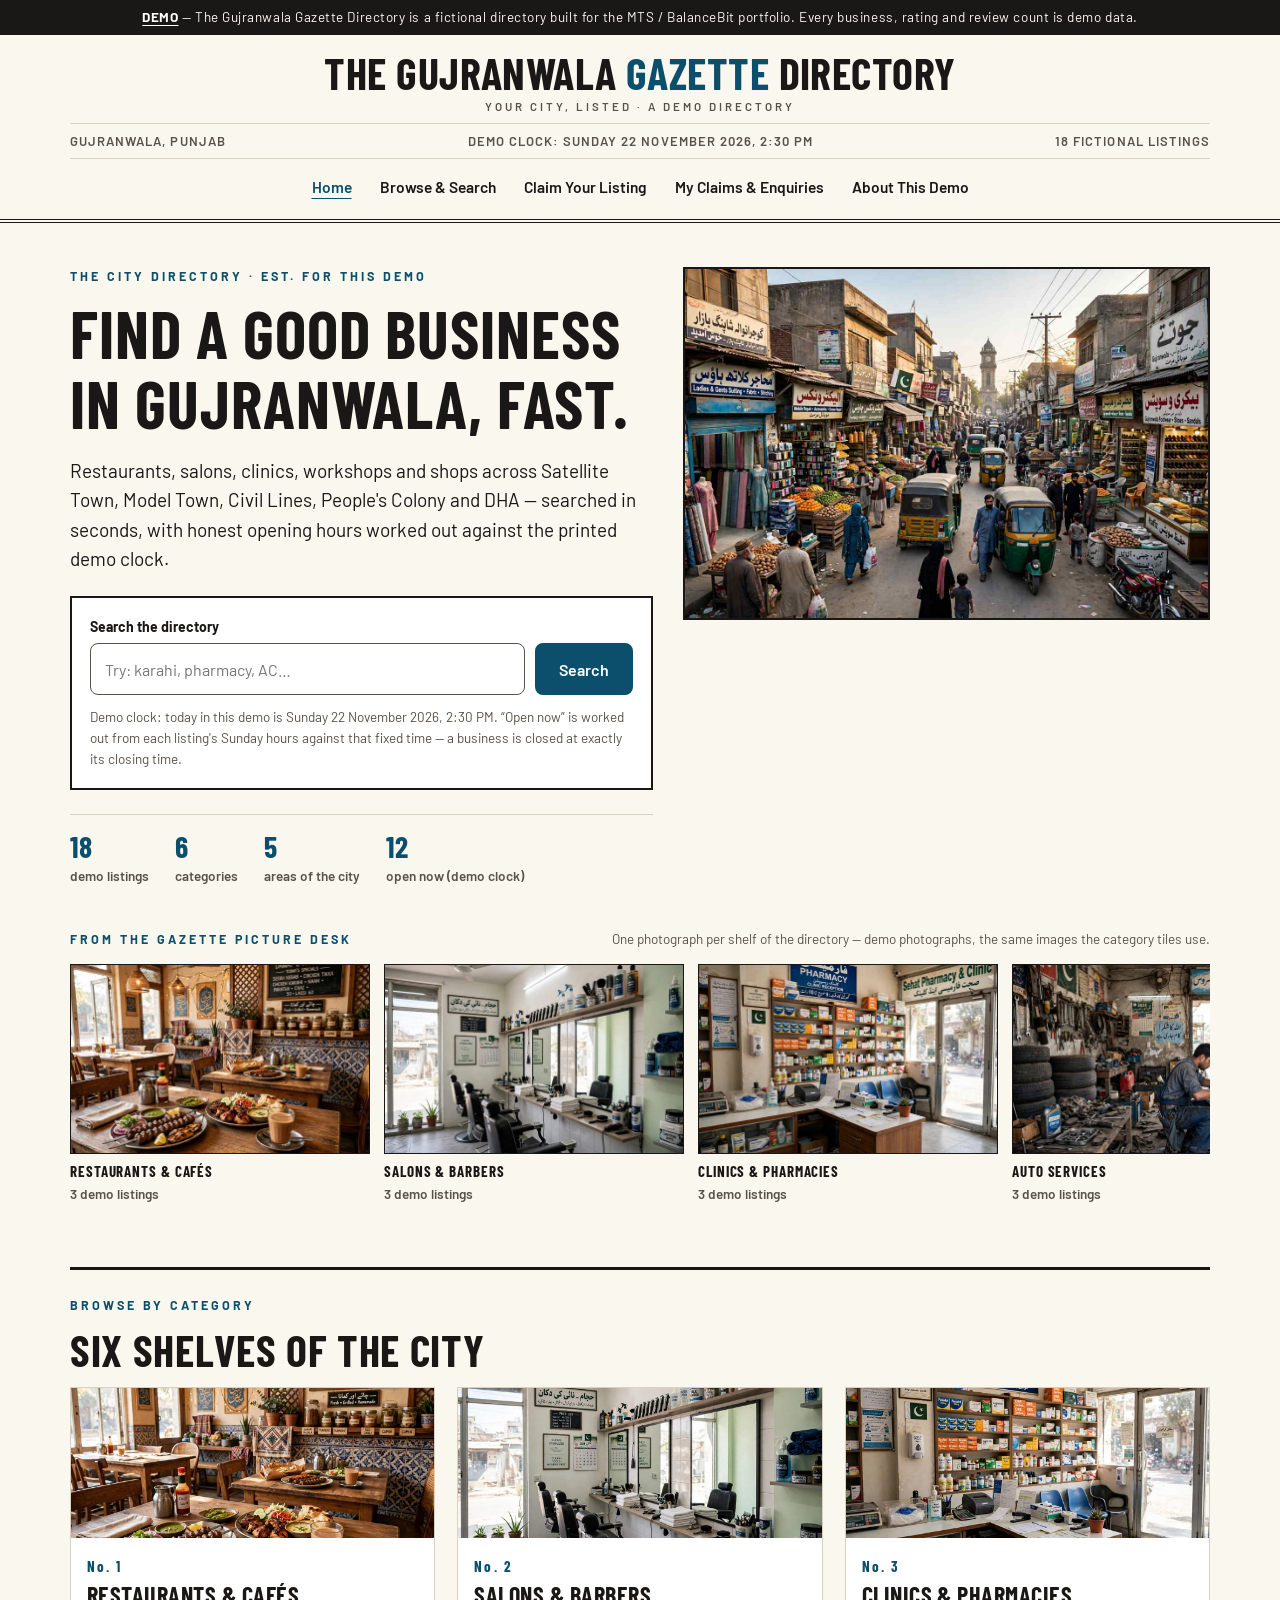
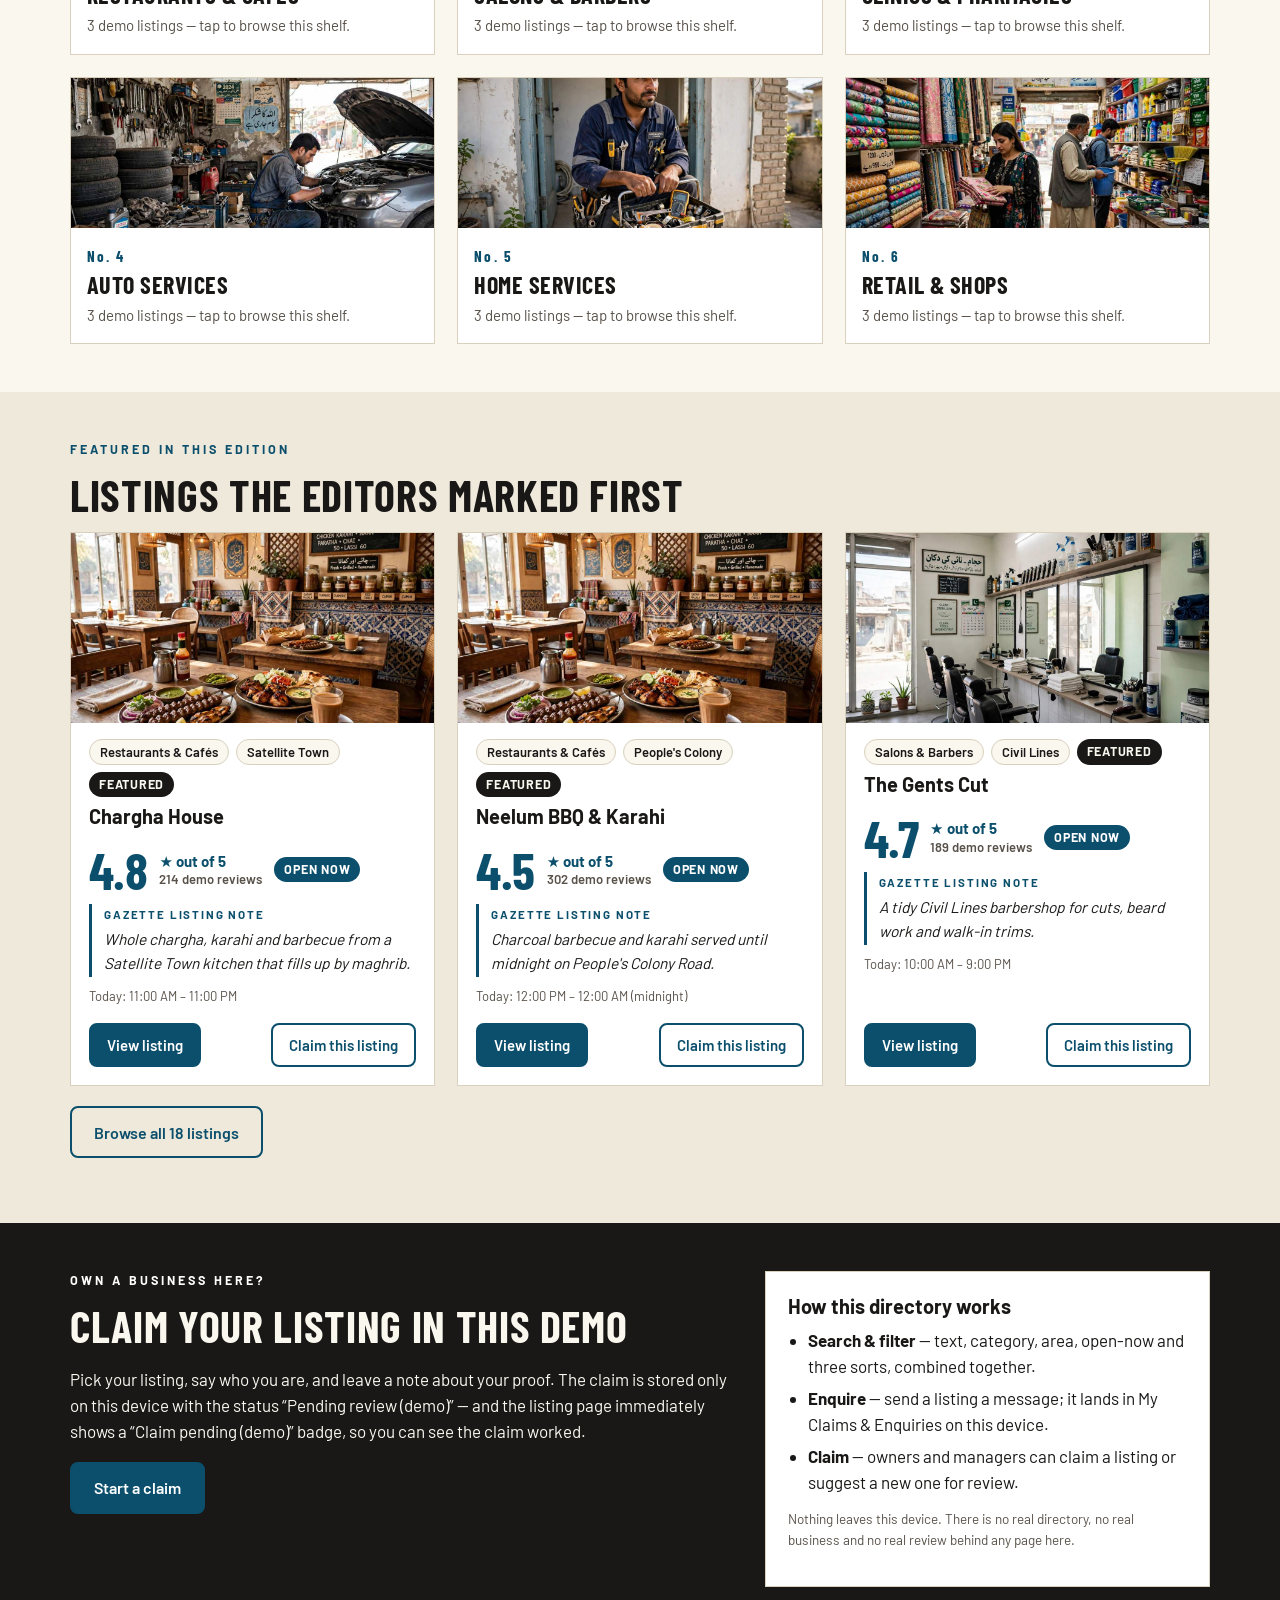
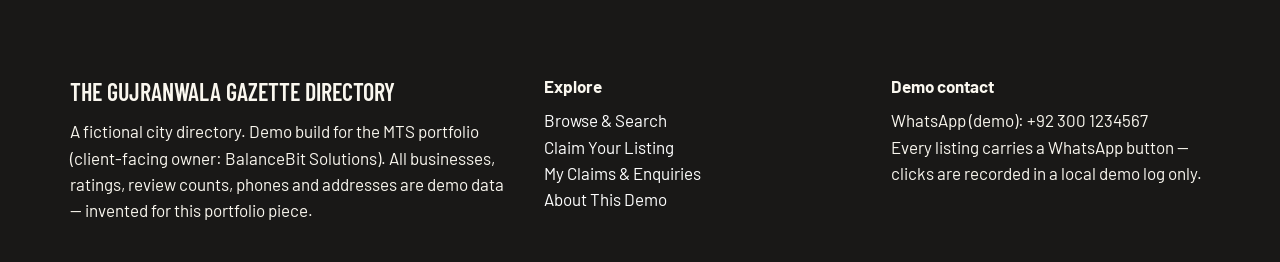
<file: index.html>
<!DOCTYPE html>
<html lang="en">
<head>
<meta charset="utf-8">
<meta name="viewport" content="width=device-width, initial-scale=1">
<title>Gujranwala Gazette Directory — Find Local Businesses (Demo)</title>
<meta name="description" content="DEMO portfolio directory for a fictional Gujranwala city guide: 18 fictional businesses across 6 categories and 5 areas, with search, open-now filters, listing enquiries and claim-your-listing.">
<link rel="icon" href="assets/favicon.svg" type="image/svg+xml">


<link rel="stylesheet" href="assets/fonts/fonts.css">
<link rel="stylesheet" href="css/style.css">
<link rel="stylesheet" href="assets/vendor/lenis.css">
<script defer src="assets/vendor/lenis.min.js"></script>
<script defer src="assets/vendor/gsap.min.js"></script>
<script defer src="assets/vendor/ScrollTrigger.min.js"></script>
<script defer src="js/premium.js"></script>
</head>
<body>
<a class="skip" href="#main">Skip to content</a>
<div class="demo-bar"><strong>DEMO</strong> — The Gujranwala Gazette Directory is a fictional directory built for the MTS / BalanceBit portfolio. Every business, rating and review count is demo data.</div>
<header class="site"><div class="wrap">
  <div class="mast"><a class="logo" href="index.html">The Gujranwala <em>Gazette</em> Directory<small>Your city, listed · A demo directory</small></a></div>
  <div class="dateline"><span>Gujranwala, Punjab</span><span>Demo clock: <span data-clock></span></span><span>18 fictional listings</span></div>
  <button class="nav-toggle" type="button" aria-expanded="false" aria-controls="main-nav" aria-label="Open menu"><svg viewBox="0 0 24 24" width="20" height="20" fill="none" stroke="currentColor" stroke-width="2.2" stroke-linecap="round" aria-hidden="true"><path d="M4 7h16M4 12h16M4 17h16"/></svg>Menu</button>
  <nav class="main" id="main-nav" aria-label="Main">
    <a href="index.html" aria-current="page">Home</a>
    <a href="browse.html">Browse &amp; Search</a>
    <a href="claim.html">Claim Your Listing</a>
    <a href="mine.html" data-nav-mine>My Claims &amp; Enquiries</a>
    <a href="about.html">About This Demo</a>
  </nav>
</div></header>
<main id="main">
  <section class="hero"><div class="wrap">
    <div class="hero-grid">
      <div>
        <p class="eyebrow">The city directory · Est. for this demo</p>
        <h1><span class="line-mask"><span class="line-inner">Find a good business</span></span><span class="line-mask"><span class="line-inner">in Gujranwala, fast.</span></span></h1>
        <p class="lede">Restaurants, salons, clinics, workshops and shops across Satellite Town, Model Town, Civil Lines, People's Colony and DHA — searched in seconds, with honest opening hours worked out against the printed demo clock.</p>
        <form class="searchbox" action="browse.html" method="get">
          <div class="searchrow">
            <div><label class="flabel" for="hq">Search the directory</label>
            <input type="text" id="hq" name="q" placeholder="Try: karahi, pharmacy, AC…" autocomplete="off"></div>
            <button class="btn" type="submit" style="align-self:end">Search</button>
          </div>
          <p class="note" style="margin:0">Demo clock: today in this demo is <span data-clock></span>. “Open now” is worked out from each listing's Sunday hours against that fixed time — a business is closed at exactly its closing time.</p>
        </form>
        <div class="hero-stats">
          <div><strong>18</strong><span>demo listings</span></div>
          <div><strong>6</strong><span>categories</span></div>
          <div><strong>5</strong><span>areas of the city</span></div>
          <div><strong data-open-count>–</strong><span>open now (demo clock)</span></div>
        </div>
      </div>
      <div class="hero-frame"><img class="hero-img" src="assets/hero.jpg" alt="A busy Gujranwala bazaar street with shops, rickshaws and shoppers — demo photograph"></div>
    </div>
  </div></section>

  <section class="photo-strip-band"><div class="wrap">
    <div class="photo-strip-head">
      <p class="eyebrow" style="margin:0">From the Gazette picture desk</p>
      <p class="note" style="margin:0">One photograph per shelf of the directory — demo photographs, the same images the category tiles use.</p>
    </div>
    <div class="photo-strip" data-photo-strip style="margin-top:14px"><div class="photo-strip-inner">
      <figure class="strip-item" style="margin:0"><img src="assets/cat-food.jpg" alt="Photo representing Restaurants and Cafés in Gujranwala — demo photograph"><figcaption><strong>Restaurants &amp; Cafés</strong>3 demo listings</figcaption></figure>
      <figure class="strip-item" style="margin:0"><img src="assets/cat-salon.jpg" alt="Photo representing Salons and Barbers in Gujranwala — demo photograph"><figcaption><strong>Salons &amp; Barbers</strong>3 demo listings</figcaption></figure>
      <figure class="strip-item" style="margin:0"><img src="assets/cat-health.jpg" alt="Photo representing Clinics and Pharmacies in Gujranwala — demo photograph"><figcaption><strong>Clinics &amp; Pharmacies</strong>3 demo listings</figcaption></figure>
      <figure class="strip-item" style="margin:0"><img src="assets/cat-auto.jpg" alt="Photo representing Auto Services in Gujranwala — demo photograph"><figcaption><strong>Auto Services</strong>3 demo listings</figcaption></figure>
      <figure class="strip-item" style="margin:0"><img src="assets/cat-home.jpg" alt="Photo representing Home Services in Gujranwala — demo photograph"><figcaption><strong>Home Services</strong>3 demo listings</figcaption></figure>
      <figure class="strip-item" style="margin:0"><img src="assets/cat-retail.jpg" alt="Photo representing Retail and Shops in Gujranwala — demo photograph"><figcaption><strong>Retail &amp; Shops</strong>3 demo listings</figcaption></figure>
    </div></div>
  </div></section>

  <section class="band"><div class="wrap">
    <hr class="rule">
    <p class="eyebrow" style="margin-top:26px">Browse by category</p>
    <h2>Six shelves of the city</h2>
    <div class="grid" data-categories></div>
  </div></section>

  <section class="band tint"><div class="wrap">
    <p class="eyebrow">Featured in this edition</p>
    <h2>Listings the editors marked first</h2>
    <div class="grid" data-featured></div>
    <p style="margin-top:20px"><a class="btn ghost" href="browse.html">Browse all 18 listings</a></p>
  </div></section>

  <section class="band dark"><div class="wrap cols">
    <div>
      <p class="eyebrow">Own a business here?</p>
      <h2>Claim your listing in this demo</h2>
      <p>Pick your listing, say who you are, and leave a note about your proof. The claim is stored only on this device with the status “Pending review (demo)” — and the listing page immediately shows a “Claim pending (demo)” badge, so you can see the claim worked.</p>
      <p><a class="btn" href="claim.html">Start a claim</a></p>
    </div>
    <div class="panel" style="color:var(--ink)">
      <h3>How this directory works</h3>
      <ul>
        <li><strong>Search &amp; filter</strong> — text, category, area, open-now and three sorts, combined together.</li>
        <li><strong>Enquire</strong> — send a listing a message; it lands in My Claims &amp; Enquiries on this device.</li>
        <li><strong>Claim</strong> — owners and managers can claim a listing or suggest a new one for review.</li>
      </ul>
      <p class="note">Nothing leaves this device. There is no real directory, no real business and no real review behind any page here.</p>
    </div>
  </div></section>
</main>
<footer class="site"><div class="wrap cols">
  <div><p style="font-family:var(--cond);font-size:24px;margin:0 0 8px;text-transform:uppercase">The Gujranwala Gazette Directory</p>
  <p style="margin:0">A fictional city directory. Demo build for the MTS portfolio (client-facing owner: BalanceBit Solutions). All businesses, ratings, review counts, phones and addresses are demo data — invented for this portfolio piece.</p></div>
  <div><p style="font-weight:700;margin:0 0 8px">Explore</p>
  <p style="margin:0"><a href="browse.html">Browse &amp; Search</a><br><a href="claim.html">Claim Your Listing</a><br><a href="mine.html">My Claims &amp; Enquiries</a><br><a href="about.html">About This Demo</a></p></div>
  <div><p style="font-weight:700;margin:0 0 8px">Demo contact</p>
  <p style="margin:0">WhatsApp (demo): +92 300 1234567<br>Every listing carries a WhatsApp button — clicks are recorded in a local demo log only.</p></div>
</div></footer>
<script src="js/logic.js"></script>
<script src="js/site.js"></script>
<script>
  document.querySelector("[data-open-count]").textContent = DirLogic.LISTINGS.filter(function (b) { return DirLogic.isOpenNow(b); }).length;
  document.querySelector("[data-categories]").innerHTML = DirLogic.CATEGORIES.map(function (c, i) {
    var n = DirLogic.LISTINGS.filter(function (b) { return b.category === c.id; }).length;
    return '<a class="cat-tile" href="browse.html?category=' + c.id + '"><img src="' + c.img + '" alt="Photo representing ' + c.label + ' in Gujranwala — demo photograph" loading="lazy">' +
      '<span class="tile-body" style="display:block"><span class="tile-num">No. ' + (i + 1) + '</span><h3>' + c.label + '</h3><p>' + n + ' demo listings — tap to browse this shelf.</p></span></a>';
  }).join("");
  document.querySelector("[data-featured]").innerHTML = DirLogic.LISTINGS.filter(function (b) { return b.featured; }).slice(0, 3).map(function (b) { return DIR.cardHTML(b); }).join("");
</script>
<noscript><p class="wrap" style="padding:16px 20px">This demo directory needs JavaScript to render listings. The full catalogue of 18 fictional businesses is generated in your browser; no data is sent anywhere.</p></noscript>
</body>
</html>
</file>
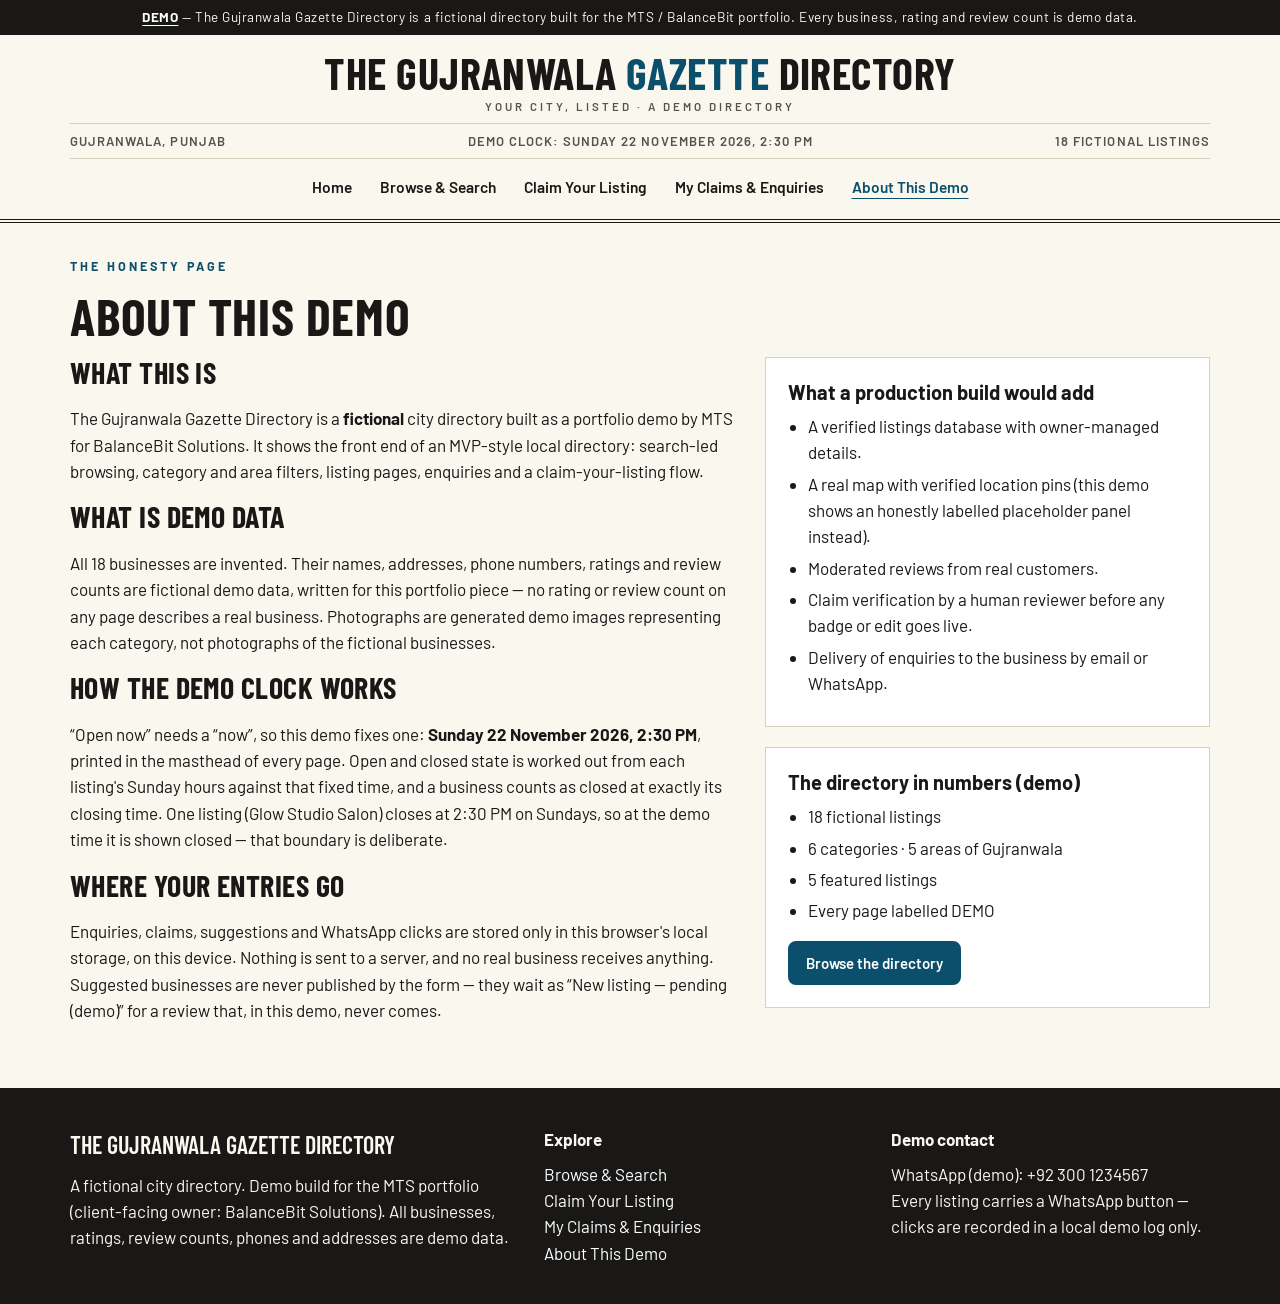
<file: about.html>
<!DOCTYPE html>
<html lang="en">
<head>
<meta charset="utf-8">
<meta name="viewport" content="width=device-width, initial-scale=1">
<title>About This Demo — Gujranwala Gazette Directory (Demo)</title>
<meta name="description" content="DEMO honesty page: what this fictional Gujranwala directory is, how its demo data, clock, claims and enquiries work, and what a production build would add.">
<link rel="icon" href="assets/favicon.svg" type="image/svg+xml">


<link rel="stylesheet" href="assets/fonts/fonts.css">
<link rel="stylesheet" href="css/style.css">
</head>
<body>
<a class="skip" href="#main">Skip to content</a>
<div class="demo-bar"><strong>DEMO</strong> — The Gujranwala Gazette Directory is a fictional directory built for the MTS / BalanceBit portfolio. Every business, rating and review count is demo data.</div>
<header class="site"><div class="wrap">
  <div class="mast"><a class="logo" href="index.html">The Gujranwala <em>Gazette</em> Directory<small>Your city, listed · A demo directory</small></a></div>
  <div class="dateline"><span>Gujranwala, Punjab</span><span>Demo clock: <span data-clock></span></span><span>18 fictional listings</span></div>
  <button class="nav-toggle" type="button" aria-expanded="false" aria-controls="main-nav" aria-label="Open menu"><svg viewBox="0 0 24 24" width="20" height="20" fill="none" stroke="currentColor" stroke-width="2.2" stroke-linecap="round" aria-hidden="true"><path d="M4 7h16M4 12h16M4 17h16"/></svg>Menu</button>
  <nav class="main" id="main-nav" aria-label="Main">
    <a href="index.html">Home</a>
    <a href="browse.html">Browse &amp; Search</a>
    <a href="claim.html">Claim Your Listing</a>
    <a href="mine.html" data-nav-mine>My Claims &amp; Enquiries</a>
    <a href="about.html" aria-current="page">About This Demo</a>
  </nav>
</div></header>
<main id="main"><section class="band" style="padding-top:34px"><div class="wrap">
  <p class="eyebrow">The honesty page</p>
  <h1 style="font-size:clamp(34px,4.6vw,52px)">About this demo</h1>
  <div class="cols">
    <div>
      <h2 style="font-size:30px">What this is</h2>
      <p>The Gujranwala Gazette Directory is a <strong>fictional</strong> city directory built as a portfolio demo by MTS for BalanceBit Solutions. It shows the front end of an MVP-style local directory: search-led browsing, category and area filters, listing pages, enquiries and a claim-your-listing flow.</p>
      <h2 style="font-size:30px">What is demo data</h2>
      <p>All 18 businesses are invented. Their names, addresses, phone numbers, ratings and review counts are fictional demo data, written for this portfolio piece — no rating or review count on any page describes a real business. Photographs are generated demo images representing each category, not photographs of the fictional businesses.</p>
      <h2 style="font-size:30px">How the demo clock works</h2>
      <p>“Open now” needs a “now”, so this demo fixes one: <strong><span data-clock></span></strong>, printed in the masthead of every page. Open and closed state is worked out from each listing's Sunday hours against that fixed time, and a business counts as closed at exactly its closing time. One listing (Glow Studio Salon) closes at 2:30 PM on Sundays, so at the demo time it is shown closed — that boundary is deliberate.</p>
      <h2 style="font-size:30px">Where your entries go</h2>
      <p>Enquiries, claims, suggestions and WhatsApp clicks are stored only in this browser's local storage, on this device. Nothing is sent to a server, and no real business receives anything. Suggested businesses are never published by the form — they wait as “New listing — pending (demo)” for a review that, in this demo, never comes.</p>
    </div>
    <div>
      <div class="panel">
        <h3>What a production build would add</h3>
        <ul>
          <li>A verified listings database with owner-managed details.</li>
          <li>A real map with verified location pins (this demo shows an honestly labelled placeholder panel instead).</li>
          <li>Moderated reviews from real customers.</li>
          <li>Claim verification by a human reviewer before any badge or edit goes live.</li>
          <li>Delivery of enquiries to the business by email or WhatsApp.</li>
        </ul>
      </div>
      <div class="panel" style="margin-top:20px">
        <h3>The directory in numbers (demo)</h3>
        <ul>
          <li>18 fictional listings</li>
          <li>6 categories · 5 areas of Gujranwala</li>
          <li>5 featured listings</li>
          <li>Every page labelled DEMO</li>
        </ul>
        <p style="margin-bottom:0"><a class="btn small" href="browse.html">Browse the directory</a></p>
      </div>
    </div>
  </div>
</div></section></main>
<footer class="site"><div class="wrap cols">
  <div><p style="font-family:var(--cond);font-size:24px;margin:0 0 8px;text-transform:uppercase">The Gujranwala Gazette Directory</p>
  <p style="margin:0">A fictional city directory. Demo build for the MTS portfolio (client-facing owner: BalanceBit Solutions). All businesses, ratings, review counts, phones and addresses are demo data.</p></div>
  <div><p style="font-weight:700;margin:0 0 8px">Explore</p>
  <p style="margin:0"><a href="browse.html">Browse &amp; Search</a><br><a href="claim.html">Claim Your Listing</a><br><a href="mine.html">My Claims &amp; Enquiries</a><br><a href="about.html">About This Demo</a></p></div>
  <div><p style="font-weight:700;margin:0 0 8px">Demo contact</p>
  <p style="margin:0">WhatsApp (demo): +92 300 1234567<br>Every listing carries a WhatsApp button — clicks are recorded in a local demo log only.</p></div>
</div></footer>
<script src="js/logic.js"></script>
<script src="js/site.js"></script>
</body>
</html>
</file>
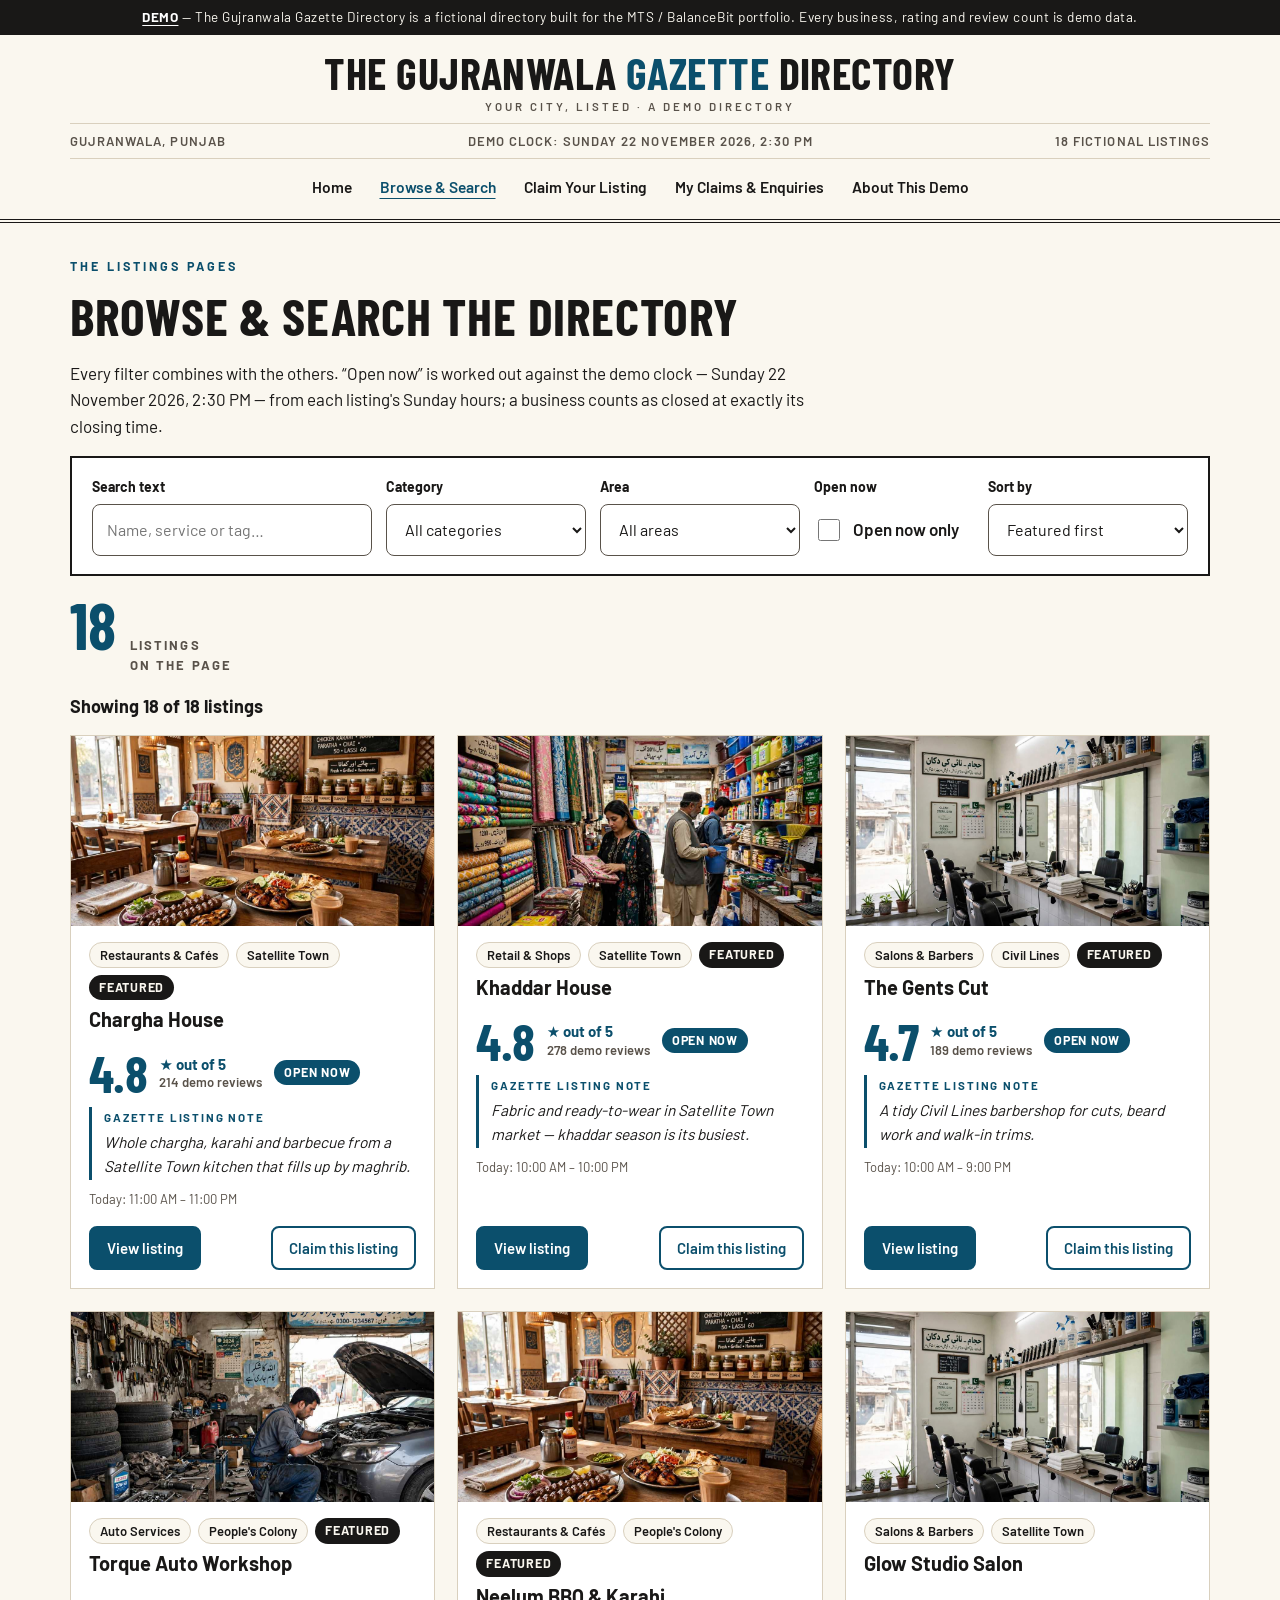
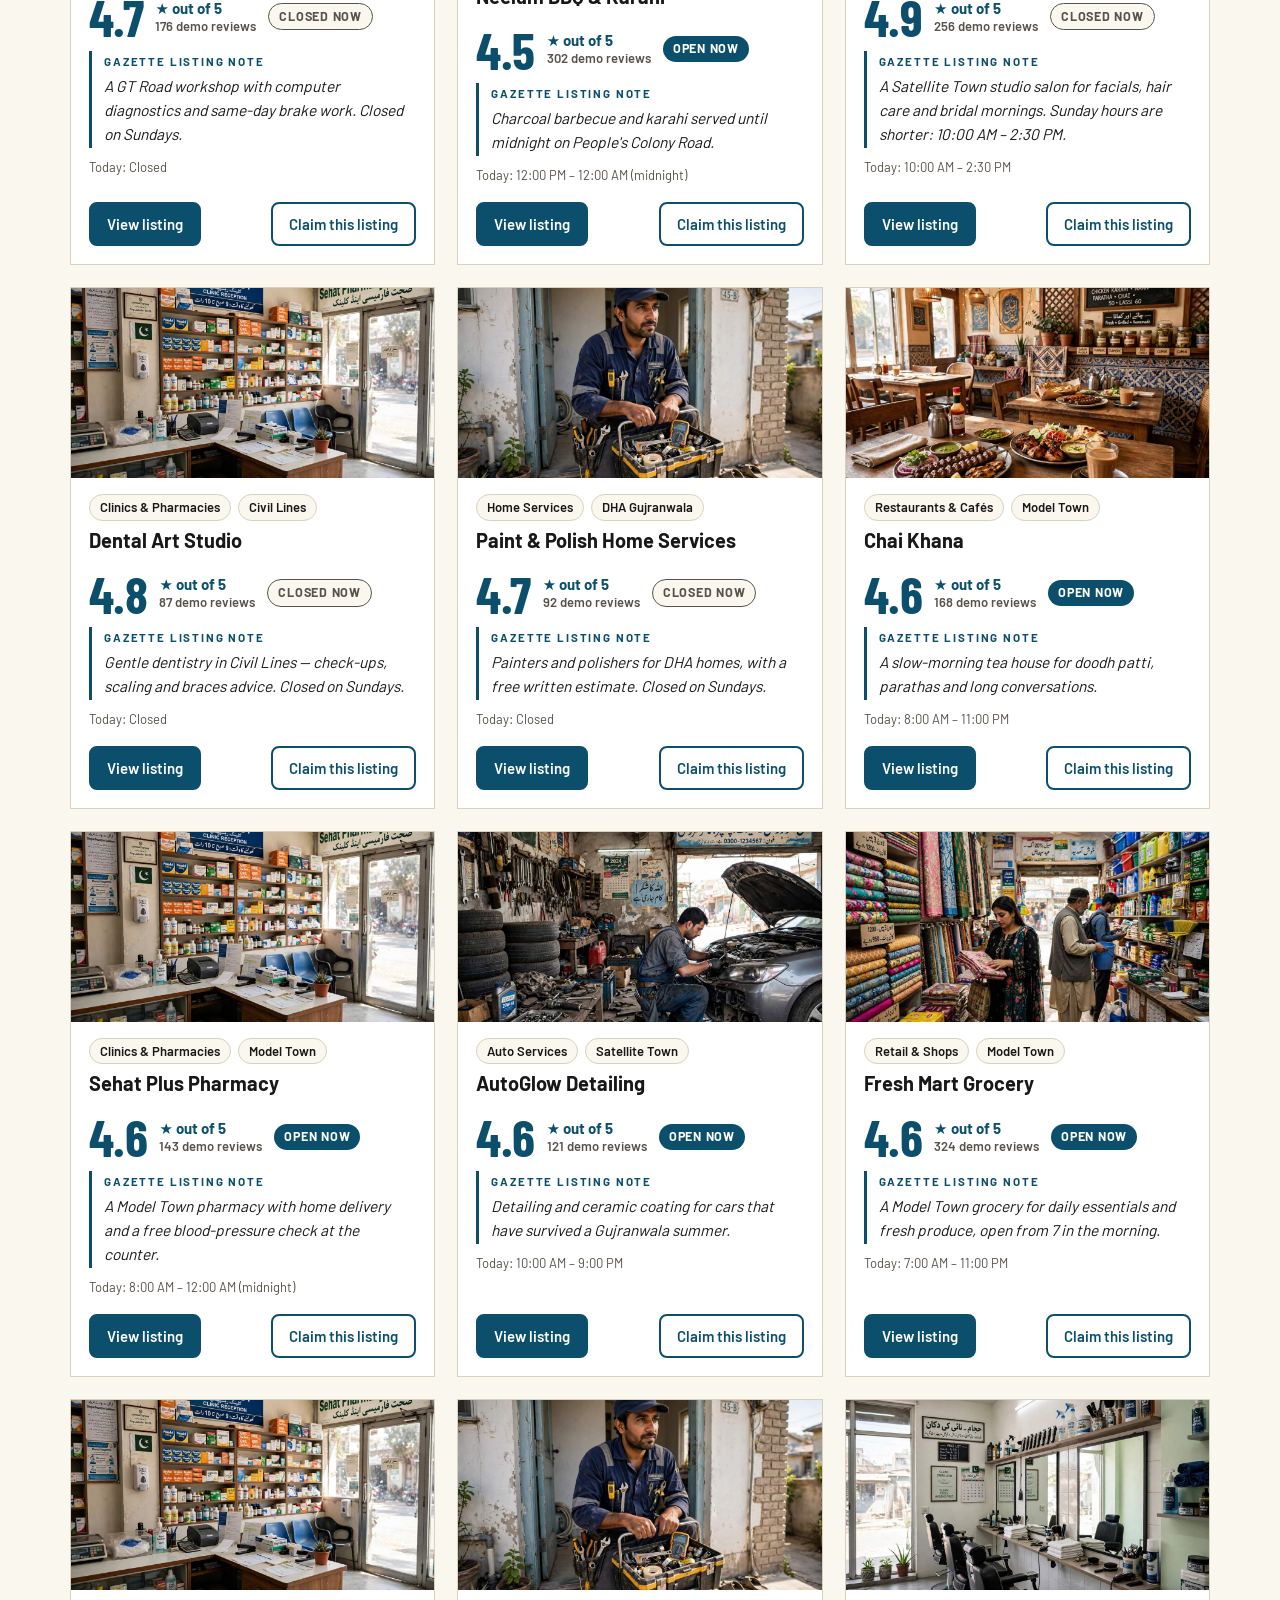
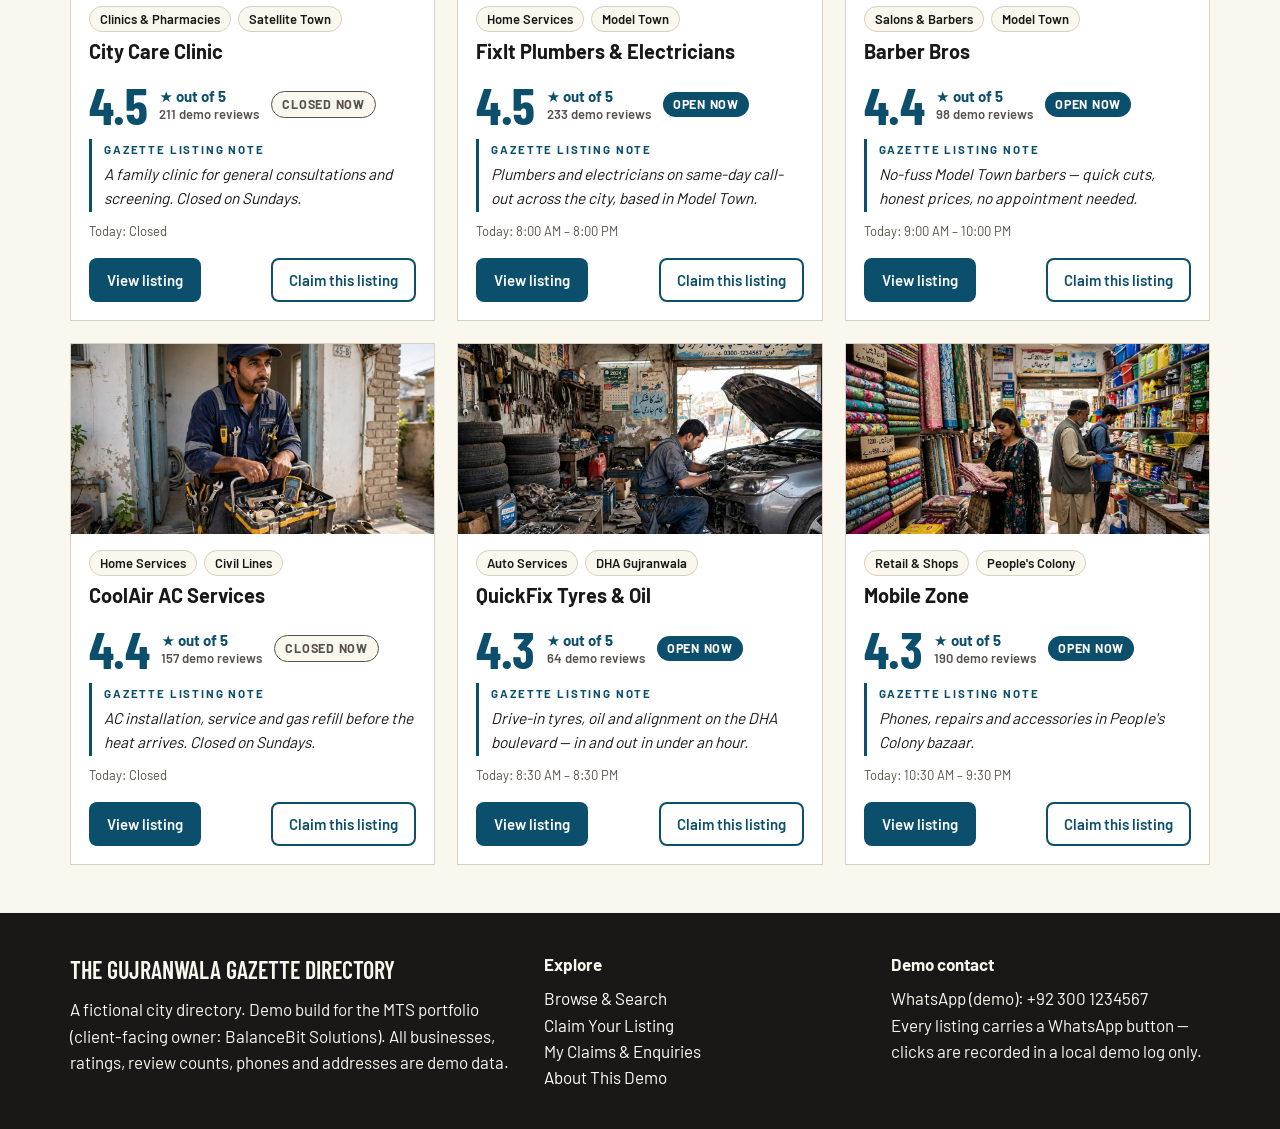
<file: browse.html>
<!DOCTYPE html>
<html lang="en">
<head>
<meta charset="utf-8">
<meta name="viewport" content="width=device-width, initial-scale=1">
<title>Browse &amp; Search — Gujranwala Gazette Directory (Demo)</title>
<meta name="description" content="DEMO: search and filter 18 fictional Gujranwala businesses by text, category, area and open-now, with three sorts and live counts.">
<link rel="icon" href="assets/favicon.svg" type="image/svg+xml">


<link rel="stylesheet" href="assets/fonts/fonts.css">
<link rel="stylesheet" href="css/style.css">
</head>
<body>
<a class="skip" href="#main">Skip to content</a>
<div class="demo-bar"><strong>DEMO</strong> — The Gujranwala Gazette Directory is a fictional directory built for the MTS / BalanceBit portfolio. Every business, rating and review count is demo data.</div>
<header class="site"><div class="wrap">
  <div class="mast"><a class="logo" href="index.html">The Gujranwala <em>Gazette</em> Directory<small>Your city, listed · A demo directory</small></a></div>
  <div class="dateline"><span>Gujranwala, Punjab</span><span>Demo clock: <span data-clock></span></span><span>18 fictional listings</span></div>
  <button class="nav-toggle" type="button" aria-expanded="false" aria-controls="main-nav" aria-label="Open menu"><svg viewBox="0 0 24 24" width="20" height="20" fill="none" stroke="currentColor" stroke-width="2.2" stroke-linecap="round" aria-hidden="true"><path d="M4 7h16M4 12h16M4 17h16"/></svg>Menu</button>
  <nav class="main" id="main-nav" aria-label="Main">
    <a href="index.html">Home</a>
    <a href="browse.html" aria-current="page">Browse &amp; Search</a>
    <a href="claim.html">Claim Your Listing</a>
    <a href="mine.html" data-nav-mine>My Claims &amp; Enquiries</a>
    <a href="about.html">About This Demo</a>
  </nav>
</div></header>
<main id="main"><section class="band" style="padding-top:34px"><div class="wrap">
  <p class="eyebrow">The listings pages</p>
  <h1 style="font-size:clamp(34px,4.6vw,52px)">Browse &amp; search the directory</h1>
  <p style="max-width:44em">Every filter combines with the others. “Open now” is worked out against the demo clock — <span data-clock></span> — from each listing's Sunday hours; a business counts as closed at exactly its closing time.</p>

  <form class="filters" data-filters>
    <div><label class="flabel" for="fq">Search text</label>
    <input type="text" id="fq" data-q placeholder="Name, service or tag…" autocomplete="off"></div>
    <div><label class="flabel" for="fcat">Category</label>
    <select id="fcat" data-category></select></div>
    <div><label class="flabel" for="farea">Area</label>
    <select id="farea" data-area></select></div>
    <div><label class="flabel" for="fopen">Open now</label>
    <span class="checkline"><input type="checkbox" id="fopen" data-open> <label for="fopen">Open now only</label></span></div>
    <div><label class="flabel" for="fsort">Sort by</label>
    <select id="fsort" data-sort>
      <option value="featured">Featured first</option>
      <option value="rating">Highest rated</option>
      <option value="name">Name A–Z</option>
    </select></div>
  </form>

  <div class="count-display" aria-hidden="true"><span class="cd-num" data-count-num>18</span><span class="cd-label">listings<br>on the page</span></div>
  <p class="count-line" data-count aria-live="polite"></p>
  <div class="grid" data-results></div>
  <div class="empty" data-empty hidden>
    <h2 style="font-size:30px">No listings match</h2>
    <p data-empty-text></p>
    <p><button class="btn" type="button" data-reset>Reset all filters</button></p>
  </div>
  <noscript><p>This demo directory needs JavaScript to render listings. The catalogue of 18 fictional businesses is generated in your browser; no data is sent anywhere.</p></noscript>
</div></section></main>
<footer class="site"><div class="wrap cols">
  <div><p style="font-family:var(--cond);font-size:24px;margin:0 0 8px;text-transform:uppercase">The Gujranwala Gazette Directory</p>
  <p style="margin:0">A fictional city directory. Demo build for the MTS portfolio (client-facing owner: BalanceBit Solutions). All businesses, ratings, review counts, phones and addresses are demo data.</p></div>
  <div><p style="font-weight:700;margin:0 0 8px">Explore</p>
  <p style="margin:0"><a href="browse.html">Browse &amp; Search</a><br><a href="claim.html">Claim Your Listing</a><br><a href="mine.html">My Claims &amp; Enquiries</a><br><a href="about.html">About This Demo</a></p></div>
  <div><p style="font-weight:700;margin:0 0 8px">Demo contact</p>
  <p style="margin:0">WhatsApp (demo): +92 300 1234567<br>Every listing carries a WhatsApp button — clicks are recorded in a local demo log only.</p></div>
</div></footer>
<script src="js/logic.js"></script>
<script src="js/site.js"></script>
<script src="js/browse.js"></script>
</body>
</html>
</file>
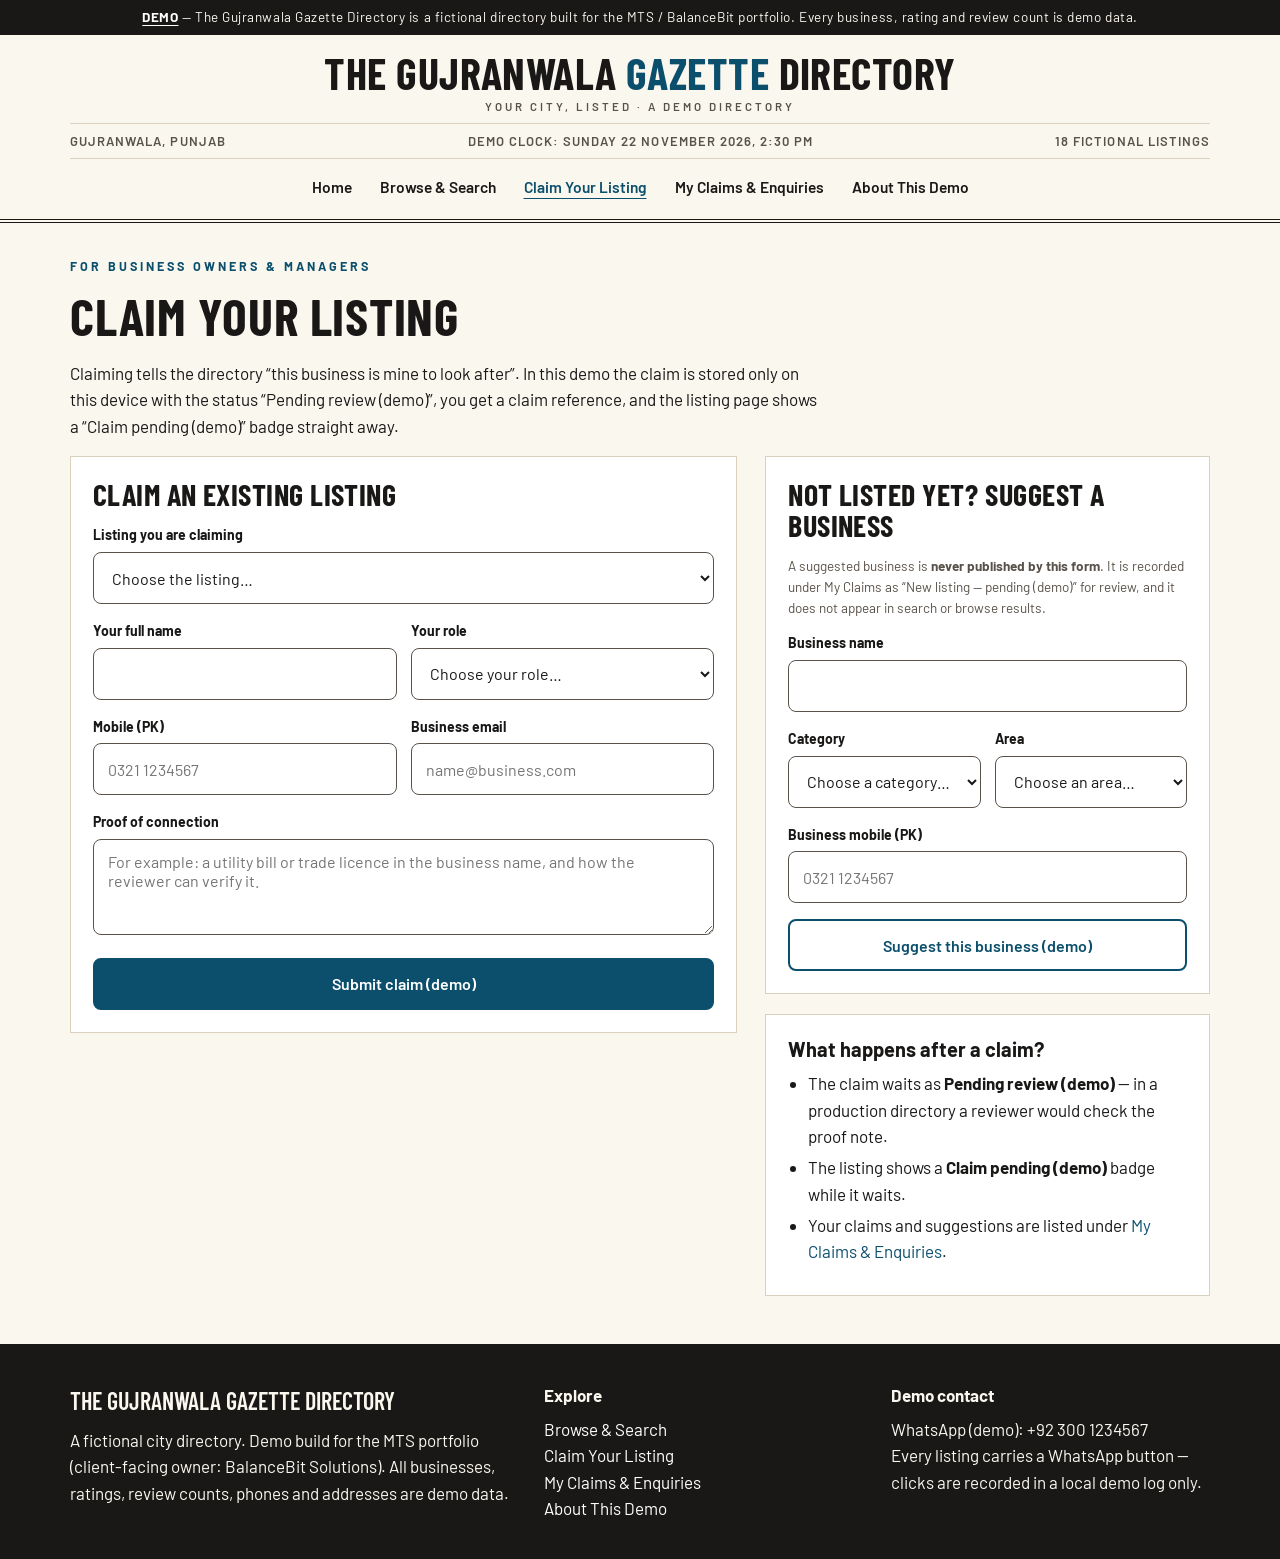
<file: claim.html>
<!DOCTYPE html>
<html lang="en">
<head>
<meta charset="utf-8">
<meta name="viewport" content="width=device-width, initial-scale=1">
<title>Claim Your Listing — Gujranwala Gazette Directory (Demo)</title>
<meta name="description" content="DEMO claim-your-listing flow: claim a fictional listing or suggest a new one; claims are stored locally with Pending review (demo) status.">
<link rel="icon" href="assets/favicon.svg" type="image/svg+xml">


<link rel="stylesheet" href="assets/fonts/fonts.css">
<link rel="stylesheet" href="css/style.css">
</head>
<body>
<a class="skip" href="#main">Skip to content</a>
<div class="demo-bar"><strong>DEMO</strong> — The Gujranwala Gazette Directory is a fictional directory built for the MTS / BalanceBit portfolio. Every business, rating and review count is demo data.</div>
<header class="site"><div class="wrap">
  <div class="mast"><a class="logo" href="index.html">The Gujranwala <em>Gazette</em> Directory<small>Your city, listed · A demo directory</small></a></div>
  <div class="dateline"><span>Gujranwala, Punjab</span><span>Demo clock: <span data-clock></span></span><span>18 fictional listings</span></div>
  <button class="nav-toggle" type="button" aria-expanded="false" aria-controls="main-nav" aria-label="Open menu"><svg viewBox="0 0 24 24" width="20" height="20" fill="none" stroke="currentColor" stroke-width="2.2" stroke-linecap="round" aria-hidden="true"><path d="M4 7h16M4 12h16M4 17h16"/></svg>Menu</button>
  <nav class="main" id="main-nav" aria-label="Main">
    <a href="index.html">Home</a>
    <a href="browse.html">Browse &amp; Search</a>
    <a href="claim.html" aria-current="page">Claim Your Listing</a>
    <a href="mine.html" data-nav-mine>My Claims &amp; Enquiries</a>
    <a href="about.html">About This Demo</a>
  </nav>
</div></header>
<main id="main"><section class="band" style="padding-top:34px"><div class="wrap">
  <p class="eyebrow">For business owners &amp; managers</p>
  <h1 style="font-size:clamp(34px,4.6vw,52px)">Claim your listing</h1>
  <p style="max-width:44em">Claiming tells the directory “this business is mine to look after”. In this demo the claim is stored only on this device with the status “Pending review (demo)”, you get a claim reference, and the listing page shows a “Claim pending (demo)” badge straight away.</p>

  <div class="cols">
    <div class="panel">
      <h2 style="font-size:30px">Claim an existing listing</h2>
      <form class="stack" data-claim novalidate>
        <div><label class="flabel" for="cl-listing">Listing you are claiming</label>
        <select id="cl-listing" data-listing></select>
        <p class="err" data-error-for="listing"></p></div>
        <div class="frow">
          <div><label class="flabel" for="cl-name">Your full name</label>
          <input type="text" id="cl-name" data-cname autocomplete="name">
          <p class="err" data-error-for="name"></p></div>
          <div><label class="flabel" for="cl-role">Your role</label>
          <select id="cl-role" data-role>
            <option value="">Choose your role…</option>
            <option value="owner">Owner of the business</option>
            <option value="manager">Manager of the business</option>
          </select>
          <p class="err" data-error-for="role"></p></div>
        </div>
        <div class="frow">
          <div><label class="flabel" for="cl-phone">Mobile (PK)</label>
          <input type="tel" id="cl-phone" data-cphone autocomplete="tel" placeholder="0321 1234567">
          <p class="err" data-error-for="phone"></p></div>
          <div><label class="flabel" for="cl-email">Business email</label>
          <input type="email" id="cl-email" data-cemail autocomplete="email" placeholder="name@business.com">
          <p class="err" data-error-for="email"></p></div>
        </div>
        <div><label class="flabel" for="cl-proof">Proof of connection</label>
        <textarea id="cl-proof" data-proof placeholder="For example: a utility bill or trade licence in the business name, and how the reviewer can verify it."></textarea>
        <p class="err" data-error-for="proof"></p></div>
        <button class="btn" type="submit">Submit claim (demo)</button>
      </form>
      <div class="confirm" data-claim-confirmation-box hidden style="margin-top:18px">
        <p class="eyebrow">Claim submitted — demo</p>
        <p class="ref" data-claim-ref></p>
        <p data-claim-confirmation style="margin:0"></p>
        <p style="margin-bottom:0"><a data-claim-view-link href="mine.html">See it in My Claims →</a> · <a data-claim-listing-link href="browse.html">Open the listing to see its pending badge →</a></p>
      </div>
    </div>

    <div>
      <div class="panel">
        <h2 style="font-size:30px">Not listed yet? Suggest a business</h2>
        <p class="note">A suggested business is <strong>never published by this form</strong>. It is recorded under My Claims as “New listing — pending (demo)” for review, and it does not appear in search or browse results.</p>
        <form class="stack" data-suggest novalidate>
          <div><label class="flabel" for="sg-name">Business name</label>
          <input type="text" id="sg-name" data-sname>
          <p class="err" data-serror-for="bizName"></p></div>
          <div class="frow">
            <div><label class="flabel" for="sg-cat">Category</label>
            <select id="sg-cat" data-scat></select>
            <p class="err" data-serror-for="category"></p></div>
            <div><label class="flabel" for="sg-area">Area</label>
            <select id="sg-area" data-sarea></select>
            <p class="err" data-serror-for="area"></p></div>
          </div>
          <div><label class="flabel" for="sg-phone">Business mobile (PK)</label>
          <input type="tel" id="sg-phone" data-sphone placeholder="0321 1234567">
          <p class="err" data-serror-for="phone"></p></div>
          <button class="btn ghost" type="submit">Suggest this business (demo)</button>
        </form>
        <div class="confirm" data-suggest-confirmation-box hidden style="margin-top:18px">
          <p class="eyebrow">Suggestion recorded — demo</p>
          <p class="ref" data-suggest-ref></p>
          <p data-suggest-confirmation style="margin:0"></p>
        </div>
      </div>
      <div class="panel" style="margin-top:20px">
        <h3>What happens after a claim?</h3>
        <ul>
          <li>The claim waits as <strong>Pending review (demo)</strong> — in a production directory a reviewer would check the proof note.</li>
          <li>The listing shows a <strong>Claim pending (demo)</strong> badge while it waits.</li>
          <li>Your claims and suggestions are listed under <a href="mine.html">My Claims &amp; Enquiries</a>.</li>
        </ul>
      </div>
    </div>
  </div>
  <noscript><p>This demo needs JavaScript for its claim forms. No data is sent anywhere.</p></noscript>
</div></section></main>
<footer class="site"><div class="wrap cols">
  <div><p style="font-family:var(--cond);font-size:24px;margin:0 0 8px;text-transform:uppercase">The Gujranwala Gazette Directory</p>
  <p style="margin:0">A fictional city directory. Demo build for the MTS portfolio (client-facing owner: BalanceBit Solutions). All businesses, ratings, review counts, phones and addresses are demo data.</p></div>
  <div><p style="font-weight:700;margin:0 0 8px">Explore</p>
  <p style="margin:0"><a href="browse.html">Browse &amp; Search</a><br><a href="claim.html">Claim Your Listing</a><br><a href="mine.html">My Claims &amp; Enquiries</a><br><a href="about.html">About This Demo</a></p></div>
  <div><p style="font-weight:700;margin:0 0 8px">Demo contact</p>
  <p style="margin:0">WhatsApp (demo): +92 300 1234567<br>Every listing carries a WhatsApp button — clicks are recorded in a local demo log only.</p></div>
</div></footer>
<script src="js/logic.js"></script>
<script src="js/site.js"></script>
<script src="js/claim.js"></script>
</body>
</html>
</file>
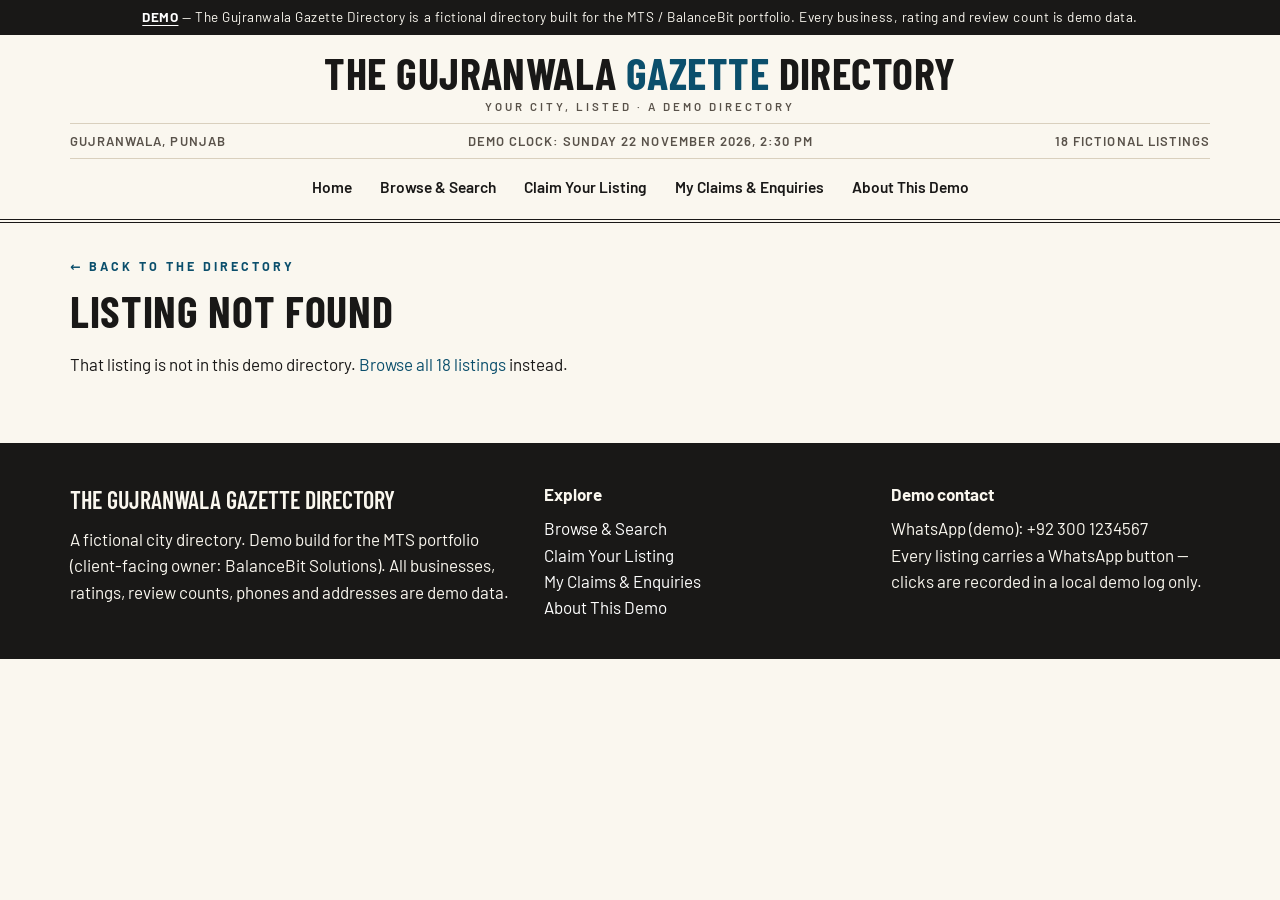
<file: listing.html>
<!DOCTYPE html>
<html lang="en">
<head>
<meta charset="utf-8">
<meta name="viewport" content="width=device-width, initial-scale=1">
<title>Listing — Gujranwala Gazette Directory (Demo)</title>
<meta name="description" content="DEMO listing detail: full hours against the printed demo clock, services, an honest map placeholder, an enquiry form and claim-your-listing.">
<link rel="icon" href="assets/favicon.svg" type="image/svg+xml">


<link rel="stylesheet" href="assets/fonts/fonts.css">
<link rel="stylesheet" href="css/style.css">
</head>
<body>
<a class="skip" href="#main">Skip to content</a>
<div class="demo-bar"><strong>DEMO</strong> — The Gujranwala Gazette Directory is a fictional directory built for the MTS / BalanceBit portfolio. Every business, rating and review count is demo data.</div>
<header class="site"><div class="wrap">
  <div class="mast"><a class="logo" href="index.html">The Gujranwala <em>Gazette</em> Directory<small>Your city, listed · A demo directory</small></a></div>
  <div class="dateline"><span>Gujranwala, Punjab</span><span>Demo clock: <span data-clock></span></span><span>18 fictional listings</span></div>
  <button class="nav-toggle" type="button" aria-expanded="false" aria-controls="main-nav" aria-label="Open menu"><svg viewBox="0 0 24 24" width="20" height="20" fill="none" stroke="currentColor" stroke-width="2.2" stroke-linecap="round" aria-hidden="true"><path d="M4 7h16M4 12h16M4 17h16"/></svg>Menu</button>
  <nav class="main" id="main-nav" aria-label="Main">
    <a href="index.html">Home</a>
    <a href="browse.html">Browse &amp; Search</a>
    <a href="claim.html">Claim Your Listing</a>
    <a href="mine.html" data-nav-mine>My Claims &amp; Enquiries</a>
    <a href="about.html">About This Demo</a>
  </nav>
</div></header>
<main id="main"><section class="band" style="padding-top:34px"><div class="wrap" data-detail>
  <p class="eyebrow"><a href="browse.html">← Back to the directory</a></p>
  <div data-notfound hidden>
    <h1 style="font-size:44px">Listing not found</h1>
    <p>That listing is not in this demo directory. <a href="browse.html">Browse all 18 listings</a> instead.</p>
  </div>
  <div data-found>
    <div class="hero-grid detail">
      <div>
        <div class="meta" data-meta></div>
        <h1 data-name style="font-size:clamp(36px,5vw,56px)"></h1>
        <div class="meta" style="font-size:15px"><span class="stars" data-stars></span><span data-reviews></span><span data-openbadge></span><span data-claim-badge></span></div>
        <p data-blurb style="font-size:18px"></p>
        <p><strong>Address (demo):</strong> <span data-address></span><br>
        <strong>Phone (demo):</strong> <a data-phone-link href="#"><span data-phone></span></a></p>
        <p style="display:flex;gap:10px;flex-wrap:wrap">
          <button class="btn wa" type="button" data-wa>WhatsApp this business (demo)</button>
          <a class="btn ghost" data-claim-link href="claim.html">Claim this listing</a>
        </p>
        <p class="note">WhatsApp opens a prefilled demo message to a demo number; the click is recorded in a local demo log on this device only.</p>
      </div>
      <div class="hero-frame"><img class="hero-img" data-img src="assets/hero.jpg" alt="Listing photograph — demo"></div>
    </div>

    <div class="cols" style="margin-top:36px">
      <div>
        <div class="panel">
          <h2 style="font-size:30px">Services &amp; tags</h2>
          <ul data-services></ul>
          <div class="meta" data-tags></div>
        </div>
        <div class="panel" style="margin-top:20px">
          <h2 style="font-size:30px">Send an enquiry</h2>
          <p class="note">Demo only — the enquiry is stored on this device and appears under My Claims &amp; Enquiries. Nothing is sent to any real business.</p>
          <form class="stack" data-enquiry novalidate>
            <div class="frow">
              <div><label class="flabel" for="en-name">Your name</label>
              <input type="text" id="en-name" data-name-input autocomplete="name">
              <p class="err" data-error-for="name"></p></div>
              <div><label class="flabel" for="en-phone">Mobile (PK)</label>
              <input type="tel" id="en-phone" data-phone-input autocomplete="tel" placeholder="0321 1234567">
              <p class="err" data-error-for="phone"></p></div>
            </div>
            <div><label class="flabel" for="en-msg">Message</label>
            <textarea id="en-msg" data-message-input placeholder="What would you like to ask this business?"></textarea>
            <p class="err" data-error-for="message"></p></div>
            <p class="err" data-error-for="listing"></p>
            <button class="btn" type="submit">Send enquiry (demo)</button>
          </form>
          <div class="confirm" data-confirmation-box hidden style="margin-top:18px">
            <p class="eyebrow">Enquiry recorded — demo</p>
            <p data-confirmation style="margin:0"></p>
            <p style="margin-bottom:0"><a href="mine.html">See it in My Claims &amp; Enquiries →</a></p>
          </div>
        </div>
      </div>
      <div>
        <div class="panel trust-panel" style="margin-bottom:20px">
          <h2 style="font-size:30px">The Gazette check</h2>
          <div data-trust></div>
          <p class="note" style="margin-bottom:0">Every figure above is read from this listing's own demo record — the same record the cards, search and open-now badge use. This is a demo: nothing here is a real-world verification, licence check or endorsement.</p>
        </div>
        <div class="panel">
          <h2 style="font-size:30px">Opening hours</h2>
          <p class="clock-note">Demo clock: <span data-clock></span>. Today's row is highlighted; “Open now” means the demo time is before closing — at exactly closing time the business is closed.</p>
          <table class="hours" data-hours aria-label="Weekly opening hours"></table>
        </div>
        <div class="mapbox" style="margin-top:20px" role="img" aria-label="Map placeholder for this demo listing">
          <p class="pin" aria-hidden="true">◎</p>
          <h3 data-map-name></h3>
          <p data-map-area style="margin:0 0 6px"></p>
          <p class="note" style="margin:0">Map placeholder — demo. No live map is embedded in this portfolio demo; a production build would place the verified location pin here.</p>
        </div>
      </div>
    </div>
  </div>
  <noscript><p>This demo directory needs JavaScript to render listing details. No data is sent anywhere.</p></noscript>
</div></section></main>
<footer class="site"><div class="wrap cols">
  <div><p style="font-family:var(--cond);font-size:24px;margin:0 0 8px;text-transform:uppercase">The Gujranwala Gazette Directory</p>
  <p style="margin:0">A fictional city directory. Demo build for the MTS portfolio (client-facing owner: BalanceBit Solutions). All businesses, ratings, review counts, phones and addresses are demo data.</p></div>
  <div><p style="font-weight:700;margin:0 0 8px">Explore</p>
  <p style="margin:0"><a href="browse.html">Browse &amp; Search</a><br><a href="claim.html">Claim Your Listing</a><br><a href="mine.html">My Claims &amp; Enquiries</a><br><a href="about.html">About This Demo</a></p></div>
  <div><p style="font-weight:700;margin:0 0 8px">Demo contact</p>
  <p style="margin:0">WhatsApp (demo): +92 300 1234567<br>Every listing carries a WhatsApp button — clicks are recorded in a local demo log only.</p></div>
</div></footer>
<script src="js/logic.js"></script>
<script src="js/site.js"></script>
<script src="js/listing.js"></script>
</body>
</html>
</file>
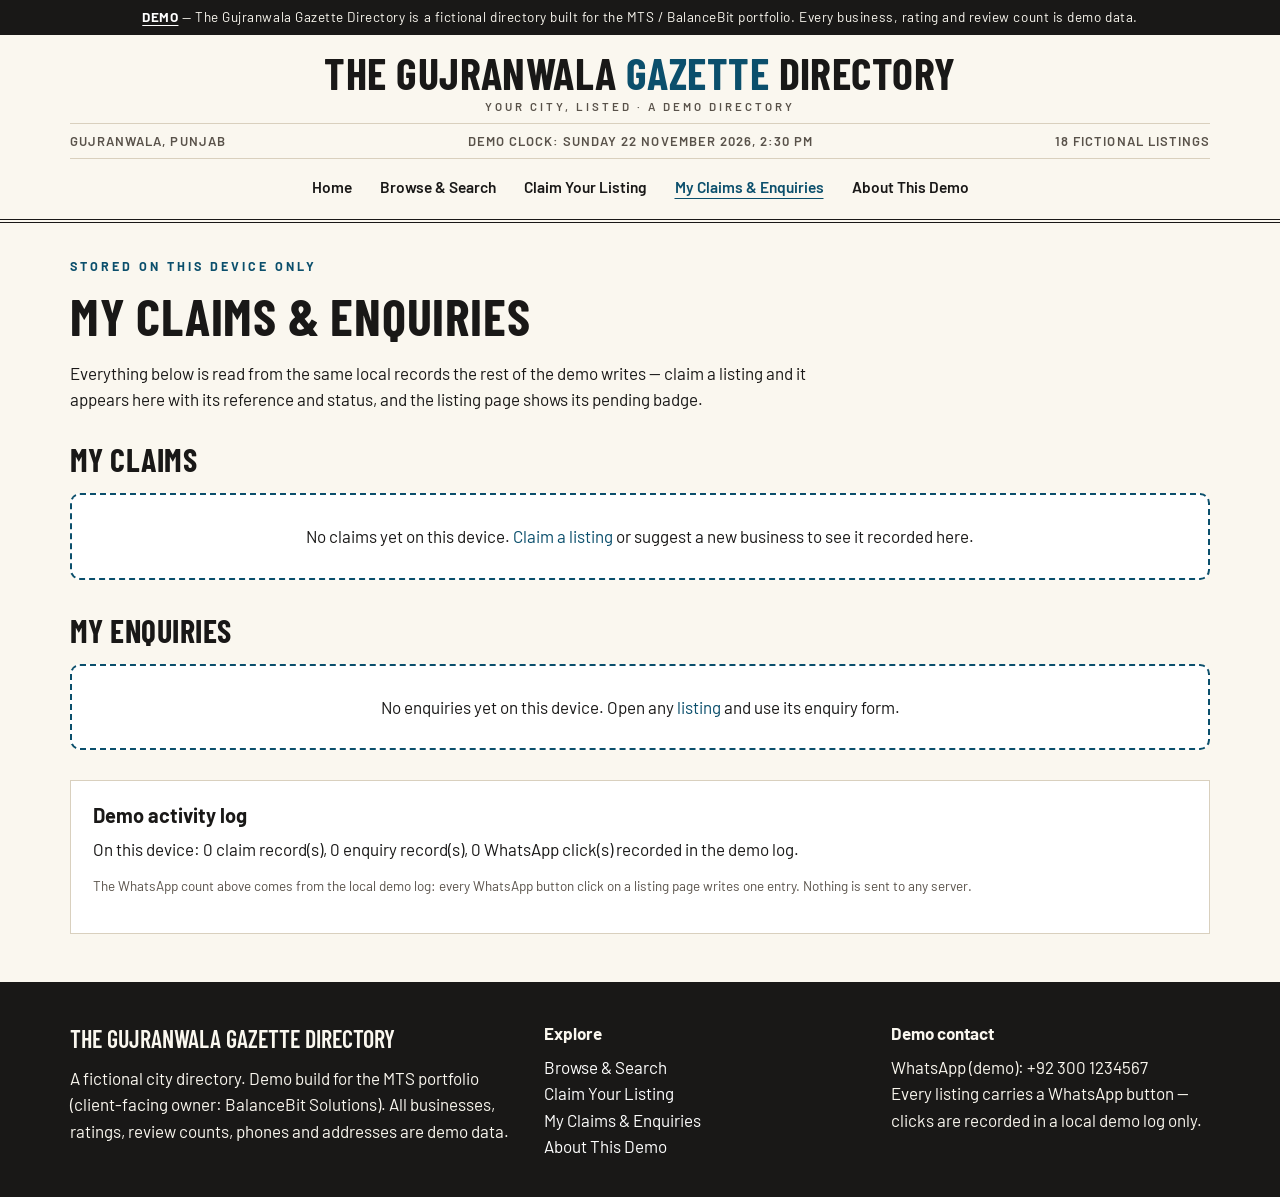
<file: mine.html>
<!DOCTYPE html>
<html lang="en">
<head>
<meta charset="utf-8">
<meta name="viewport" content="width=device-width, initial-scale=1">
<title>My Claims &amp; Enquiries — Gujranwala Gazette Directory (Demo)</title>
<meta name="description" content="DEMO: your locally stored listing claims, new-listing suggestions and enquiries, read from the same records the listing pages use.">
<link rel="icon" href="assets/favicon.svg" type="image/svg+xml">


<link rel="stylesheet" href="assets/fonts/fonts.css">
<link rel="stylesheet" href="css/style.css">
</head>
<body>
<a class="skip" href="#main">Skip to content</a>
<div class="demo-bar"><strong>DEMO</strong> — The Gujranwala Gazette Directory is a fictional directory built for the MTS / BalanceBit portfolio. Every business, rating and review count is demo data.</div>
<header class="site"><div class="wrap">
  <div class="mast"><a class="logo" href="index.html">The Gujranwala <em>Gazette</em> Directory<small>Your city, listed · A demo directory</small></a></div>
  <div class="dateline"><span>Gujranwala, Punjab</span><span>Demo clock: <span data-clock></span></span><span>18 fictional listings</span></div>
  <button class="nav-toggle" type="button" aria-expanded="false" aria-controls="main-nav" aria-label="Open menu"><svg viewBox="0 0 24 24" width="20" height="20" fill="none" stroke="currentColor" stroke-width="2.2" stroke-linecap="round" aria-hidden="true"><path d="M4 7h16M4 12h16M4 17h16"/></svg>Menu</button>
  <nav class="main" id="main-nav" aria-label="Main">
    <a href="index.html">Home</a>
    <a href="browse.html">Browse &amp; Search</a>
    <a href="claim.html">Claim Your Listing</a>
    <a href="mine.html" aria-current="page" data-nav-mine>My Claims &amp; Enquiries</a>
    <a href="about.html">About This Demo</a>
  </nav>
</div></header>
<main id="main"><section class="band" style="padding-top:34px"><div class="wrap">
  <p class="eyebrow">Stored on this device only</p>
  <h1 style="font-size:clamp(34px,4.6vw,52px)">My Claims &amp; Enquiries</h1>
  <p style="max-width:44em">Everything below is read from the same local records the rest of the demo writes — claim a listing and it appears here with its reference and status, and the listing page shows its pending badge.</p>

  <h2 style="font-size:32px;margin-top:30px">My Claims</h2>
  <div data-claims></div>
  <p class="empty" data-claims-empty hidden>No claims yet on this device. <a href="claim.html">Claim a listing</a> or suggest a new business to see it recorded here.</p>

  <h2 style="font-size:32px;margin-top:34px">My Enquiries</h2>
  <div data-enquiries></div>
  <p class="empty" data-enquiries-empty hidden>No enquiries yet on this device. Open any <a href="browse.html">listing</a> and use its enquiry form.</p>

  <div class="panel" style="margin-top:30px">
    <h3>Demo activity log</h3>
    <p data-log-summary style="margin:0"></p>
    <p class="note">The WhatsApp count above comes from the local demo log: every WhatsApp button click on a listing page writes one entry. Nothing is sent to any server.</p>
  </div>
  <noscript><p>This demo needs JavaScript to read your locally stored claims and enquiries.</p></noscript>
</div></section></main>
<footer class="site"><div class="wrap cols">
  <div><p style="font-family:var(--cond);font-size:24px;margin:0 0 8px;text-transform:uppercase">The Gujranwala Gazette Directory</p>
  <p style="margin:0">A fictional city directory. Demo build for the MTS portfolio (client-facing owner: BalanceBit Solutions). All businesses, ratings, review counts, phones and addresses are demo data.</p></div>
  <div><p style="font-weight:700;margin:0 0 8px">Explore</p>
  <p style="margin:0"><a href="browse.html">Browse &amp; Search</a><br><a href="claim.html">Claim Your Listing</a><br><a href="mine.html">My Claims &amp; Enquiries</a><br><a href="about.html">About This Demo</a></p></div>
  <div><p style="font-weight:700;margin:0 0 8px">Demo contact</p>
  <p style="margin:0">WhatsApp (demo): +92 300 1234567<br>Every listing carries a WhatsApp button — clicks are recorded in a local demo log only.</p></div>
</div></footer>
<script src="js/logic.js"></script>
<script src="js/site.js"></script>
<script src="js/mine.js"></script>
</body>
</html>
</file>
<file: assets/fonts/fonts.css>
/* Self-hosted webfonts (Google Fonts, OFL) — downloaded 2026-11-22.
   Replaces the fonts.googleapis.com stylesheet so the design renders
   identically with or without external network access. */
/* latin */
@font-face {
  font-family: 'Barlow';
  font-style: normal;
  font-weight: 400;
  font-display: swap;
  src: url(./barlow-normal-latin-3cfec04e.woff2) format('woff2');
  unicode-range: U+0000-00FF, U+0131, U+0152-0153, U+02BB-02BC, U+02C6, U+02DA, U+02DC, U+0304, U+0308, U+0329, U+2000-206F, U+20AC, U+2122, U+2191, U+2193, U+2212, U+2215, U+FEFF, U+FFFD;
}
/* latin-ext */
@font-face {
  font-family: 'Barlow';
  font-style: normal;
  font-weight: 400;
  font-display: swap;
  src: url(./barlow-normal-latin-ext-133bced6.woff2) format('woff2');
  unicode-range: U+0100-02BA, U+02BD-02C5, U+02C7-02CC, U+02CE-02D7, U+02DD-02FF, U+0304, U+0308, U+0329, U+1D00-1DBF, U+1E00-1E9F, U+1EF2-1EFF, U+2020, U+20A0-20AB, U+20AD-20C4, U+2113, U+2C60-2C7F, U+A720-A7FF;
}
/* latin */
@font-face {
  font-family: 'Barlow';
  font-style: normal;
  font-weight: 600;
  font-display: swap;
  src: url(./barlow-normal-latin-8739727e.woff2) format('woff2');
  unicode-range: U+0000-00FF, U+0131, U+0152-0153, U+02BB-02BC, U+02C6, U+02DA, U+02DC, U+0304, U+0308, U+0329, U+2000-206F, U+20AC, U+2122, U+2191, U+2193, U+2212, U+2215, U+FEFF, U+FFFD;
}
/* latin-ext */
@font-face {
  font-family: 'Barlow';
  font-style: normal;
  font-weight: 600;
  font-display: swap;
  src: url(./barlow-normal-latin-ext-82b5af4b.woff2) format('woff2');
  unicode-range: U+0100-02BA, U+02BD-02C5, U+02C7-02CC, U+02CE-02D7, U+02DD-02FF, U+0304, U+0308, U+0329, U+1D00-1DBF, U+1E00-1E9F, U+1EF2-1EFF, U+2020, U+20A0-20AB, U+20AD-20C4, U+2113, U+2C60-2C7F, U+A720-A7FF;
}
/* latin */
@font-face {
  font-family: 'Barlow';
  font-style: normal;
  font-weight: 700;
  font-display: swap;
  src: url(./barlow-normal-latin-5cfda61d.woff2) format('woff2');
  unicode-range: U+0000-00FF, U+0131, U+0152-0153, U+02BB-02BC, U+02C6, U+02DA, U+02DC, U+0304, U+0308, U+0329, U+2000-206F, U+20AC, U+2122, U+2191, U+2193, U+2212, U+2215, U+FEFF, U+FFFD;
}
/* latin-ext */
@font-face {
  font-family: 'Barlow';
  font-style: normal;
  font-weight: 700;
  font-display: swap;
  src: url(./barlow-normal-latin-ext-f87323f4.woff2) format('woff2');
  unicode-range: U+0100-02BA, U+02BD-02C5, U+02C7-02CC, U+02CE-02D7, U+02DD-02FF, U+0304, U+0308, U+0329, U+1D00-1DBF, U+1E00-1E9F, U+1EF2-1EFF, U+2020, U+20A0-20AB, U+20AD-20C4, U+2113, U+2C60-2C7F, U+A720-A7FF;
}
/* latin */
@font-face {
  font-family: 'Barlow Condensed';
  font-style: normal;
  font-weight: 600;
  font-display: swap;
  src: url(./barlow-condensed-normal-latin-b576192e.woff2) format('woff2');
  unicode-range: U+0000-00FF, U+0131, U+0152-0153, U+02BB-02BC, U+02C6, U+02DA, U+02DC, U+0304, U+0308, U+0329, U+2000-206F, U+20AC, U+2122, U+2191, U+2193, U+2212, U+2215, U+FEFF, U+FFFD;
}
/* latin-ext */
@font-face {
  font-family: 'Barlow Condensed';
  font-style: normal;
  font-weight: 600;
  font-display: swap;
  src: url(./barlow-condensed-normal-latin-ext-93cdc074.woff2) format('woff2');
  unicode-range: U+0100-02BA, U+02BD-02C5, U+02C7-02CC, U+02CE-02D7, U+02DD-02FF, U+0304, U+0308, U+0329, U+1D00-1DBF, U+1E00-1E9F, U+1EF2-1EFF, U+2020, U+20A0-20AB, U+20AD-20C4, U+2113, U+2C60-2C7F, U+A720-A7FF;
}
/* latin */
@font-face {
  font-family: 'Barlow Condensed';
  font-style: normal;
  font-weight: 700;
  font-display: swap;
  src: url(./barlow-condensed-normal-latin-f60870fc.woff2) format('woff2');
  unicode-range: U+0000-00FF, U+0131, U+0152-0153, U+02BB-02BC, U+02C6, U+02DA, U+02DC, U+0304, U+0308, U+0329, U+2000-206F, U+20AC, U+2122, U+2191, U+2193, U+2212, U+2215, U+FEFF, U+FFFD;
}
/* latin-ext */
@font-face {
  font-family: 'Barlow Condensed';
  font-style: normal;
  font-weight: 700;
  font-display: swap;
  src: url(./barlow-condensed-normal-latin-ext-aaa351bc.woff2) format('woff2');
  unicode-range: U+0100-02BA, U+02BD-02C5, U+02C7-02CC, U+02CE-02D7, U+02DD-02FF, U+0304, U+0308, U+0329, U+1D00-1DBF, U+1E00-1E9F, U+1EF2-1EFF, U+2020, U+20A0-20AB, U+20AD-20C4, U+2113, U+2C60-2C7F, U+A720-A7FF;
}
</file>
<file: css/style.css>
/* Gujranwala Gazette Directory — "Clean Local, Gazette register".
   Tokens: newsprint paper #FAF7EF · black ink #191817 · civic teal-blue accent #0B4F6C ·
   band #EFE9DB · card #FFFFFF · muted #59524A · line #D9D0BE · error #B3261E (only extra hue). */
:root{
  --paper:#FAF7EF; --ink:#191817; --accent:#0B4F6C; --accent-dark:#083C53; --band:#EFE9DB;
  --muted:#59524A; --line:#D9D0BE; --err:#B3261E; --card:#FFFFFF;
  --cond:"Barlow Condensed",Arial,sans-serif; --sans:"Barlow",system-ui,sans-serif;
}
*{box-sizing:border-box}
html{scroll-behavior:smooth}
body{margin:0;background:var(--paper);color:var(--ink);font-family:var(--sans);font-size:17px;line-height:1.55}
img{max-width:100%;display:block}
a{color:var(--accent);text-decoration:none}
:focus-visible{outline:3px solid var(--accent);outline-offset:2px}
.skip{position:absolute;left:-9999px;top:0;background:var(--ink);color:var(--paper);padding:10px 16px;z-index:50}
.skip:focus{left:8px;top:8px}
.wrap{max-width:1180px;margin:0 auto;padding:0 20px}
.hero-grid>*,.grid>*,.cols>*,.filters>*,.searchrow>*{min-width:0}
.demo-bar{background:var(--ink);color:var(--paper);text-align:center;font-size:13.5px;letter-spacing:.04em;padding:7px 12px}
.demo-bar strong{color:#fff;text-decoration:underline;text-underline-offset:3px}
/* Masthead — newspaper nameplate with double rules */
header.site{background:var(--paper);border-bottom:4px double var(--ink)}
.mast{padding:16px 0 10px;text-align:center;border-bottom:1px solid var(--line)}
.logo{font-family:var(--cond);font-weight:700;font-size:clamp(30px,5vw,44px);letter-spacing:.01em;color:var(--ink);text-decoration:none;line-height:1;text-transform:uppercase}
.logo em{color:var(--accent);font-style:normal}
.logo small{display:block;font-family:var(--sans);font-size:11.5px;letter-spacing:.26em;text-transform:uppercase;color:var(--muted);margin-top:5px;font-weight:600}
.dateline{display:flex;justify-content:space-between;gap:10px;flex-wrap:wrap;font-size:13px;font-weight:600;color:var(--muted);padding:7px 0;border-bottom:1px solid var(--line);text-transform:uppercase;letter-spacing:.08em}
nav.main{display:flex;gap:2px;flex-wrap:wrap;justify-content:center;padding:6px 0 10px}
nav.main a{color:var(--ink);text-decoration:none;padding:10px 13px;font-weight:600;font-size:15.5px;min-height:44px;display:inline-flex;align-items:center;border-radius:6px}
nav.main a[aria-current="page"]{color:var(--accent);text-decoration:underline;text-underline-offset:5px}
.nav-toggle{display:none}
/* Round-2 fix (LD-1): real mobile menu at <=768px — compressed masthead + dateline,
   nav collapses behind a full-width Menu strip in the Gazette's own rule-and-ink idiom. */
@media (max-width:768px){
  .mast{padding:10px 0 8px}
  .nav-toggle{display:flex;align-items:center;justify-content:center;gap:9px;width:100%;min-height:48px;padding:8px 0;background:transparent;border:none;border-bottom:1px solid var(--line);color:var(--ink);font:700 14.5px var(--sans);letter-spacing:.14em;text-transform:uppercase;cursor:pointer}
  .nav-toggle svg{flex:none}
  nav.main{display:none}
  nav.main.open{display:flex;flex-direction:column;align-items:stretch;flex-wrap:nowrap;padding:2px 0 6px}
  nav.main.open a{justify-content:flex-start;border-top:1px solid var(--line);border-radius:0}
  nav.main.open a:first-child{border-top:none}
}
@media (max-width:560px){
  .logo{font-size:26px}
  .logo small{letter-spacing:.18em}
  .dateline{justify-content:center;text-align:center}
  .dateline span:last-child{display:none}
}
.btn{display:inline-flex;align-items:center;justify-content:center;gap:8px;background:var(--accent);color:#fff;border:2px solid var(--accent);
  font:600 16px var(--sans);padding:12px 22px;border-radius:8px;cursor:pointer;text-decoration:none;min-height:52px}
.btn:hover{background:var(--accent-dark);border-color:var(--accent-dark)}
.btn.ghost{background:transparent;color:var(--accent)}
.btn.ghost:hover{background:var(--band)}
.btn.small{min-height:44px;padding:8px 16px;font-size:15px}
.btn.wa{background:var(--ink);border-color:var(--ink);color:var(--paper)}
h1,h2{font-family:var(--cond);text-transform:uppercase;letter-spacing:.015em;line-height:1.05;margin:0 0 14px}
h1{font-size:clamp(40px,6vw,66px);font-weight:700}
h2{font-size:clamp(30px,3.8vw,44px);font-weight:700}
h3{font-size:20px;font-weight:700;margin:0 0 8px;line-height:1.25}
.eyebrow{letter-spacing:.24em;text-transform:uppercase;font-size:12.5px;font-weight:700;color:var(--accent);margin:0 0 12px}
.rule{border:0;border-top:3px solid var(--ink);margin:0}
section.band{padding:48px 0}
section.band.tint{background:var(--band)}
section.band.dark{background:var(--ink);color:var(--paper)}
section.band.dark .eyebrow{color:#fff}
section.band.dark p{color:var(--paper)}
section.band.dark .panel{color:var(--ink)}
section.band.dark .panel p{color:var(--ink)}
section.band.dark .panel .note{color:var(--muted)}
.hero-grid.detail{grid-template-columns:1.1fr .9fr}
.hero{padding:44px 0 8px}
.hero-grid{display:grid;grid-template-columns:1.05fr .95fr;gap:30px;align-items:start}
.hero p.lede{font-size:19px;max-width:34em}
.hero-img{width:100%;height:100%;min-height:300px;object-fit:cover;border:1px solid var(--ink);animation:drift 26s ease-in-out infinite alternate}
@keyframes drift{from{transform:scale(1)}to{transform:scale(1.05)}}
.hero-frame{overflow:hidden;border:1px solid var(--ink)}
.searchbox{background:var(--card);border:2px solid var(--ink);padding:18px;display:grid;gap:12px;margin-top:22px}
.searchrow{display:grid;grid-template-columns:1fr auto;gap:10px}
.hero-stats{display:flex;gap:26px;flex-wrap:wrap;margin-top:24px;border-top:1px solid var(--line);padding-top:16px}
.hero-stats div strong{display:block;font-family:var(--cond);font-size:30px;color:var(--accent);line-height:1}
.hero-stats div span{font-size:13.5px;color:var(--muted);font-weight:600}
.grid{display:grid;grid-template-columns:repeat(3,1fr);gap:22px}
.grid.two{grid-template-columns:repeat(2,1fr)}
.cat-tile{background:var(--card);border:1px solid var(--line);text-decoration:none;color:var(--ink);display:block}
.cat-tile img{width:100%;height:150px;object-fit:cover}
.cat-tile .tile-body{padding:14px 16px 16px}
.cat-tile .tile-num{font-family:var(--cond);color:var(--accent);font-size:15px;font-weight:700;letter-spacing:.14em}
.cat-tile h3{margin:2px 0 4px;font-family:var(--cond);text-transform:uppercase;font-size:24px;letter-spacing:.02em}
.cat-tile p{margin:0;color:var(--muted);font-size:15px}
.card{background:var(--card);border:1px solid var(--line);display:flex;flex-direction:column}
.card img{width:100%;height:190px;object-fit:cover}
.card-body{padding:16px 18px 18px;display:flex;flex-direction:column;gap:7px;flex:1}
.meta{display:flex;gap:7px;flex-wrap:wrap;font-size:13px;color:var(--muted);align-items:center}
.tag{border:1px solid var(--line);border-radius:999px;padding:2px 10px;background:var(--paper);color:var(--ink);font-weight:600}
.badge{display:inline-flex;align-items:center;gap:6px;font-size:12.5px;font-weight:700;letter-spacing:.06em;text-transform:uppercase;padding:3px 10px;border-radius:999px}
.badge.open{background:var(--accent);color:#fff}
.badge.closed{background:var(--paper);color:var(--muted);border:1px solid var(--muted)}
.badge.feat{background:var(--ink);color:var(--paper)}
.badge.pending{background:var(--band);color:var(--ink);border:1.5px solid var(--accent)}
.stars{color:var(--accent);font-weight:700;white-space:nowrap}
.card h3 a{color:var(--ink);text-decoration:none}
.card p{margin:0;color:var(--muted);font-size:15.5px}
.card-foot{margin-top:auto;display:flex;align-items:center;justify-content:space-between;gap:10px;padding-top:10px;flex-wrap:wrap}
.filters{background:var(--card);border:2px solid var(--ink);padding:18px 20px;display:grid;grid-template-columns:1.4fr 1fr 1fr .8fr 1fr;gap:14px;align-items:end}
label.flabel{display:block;font-weight:700;font-size:14px;margin-bottom:6px}
input[type="text"],input[type="email"],input[type="tel"],select,textarea{
  width:100%;font:400 16px var(--sans);padding:12px 14px;min-height:52px;border:1.5px solid var(--muted);
  border-radius:8px;background:#fff;color:var(--ink)}
textarea{min-height:96px}
.checkline{display:flex;gap:10px;align-items:center;min-height:52px;font-weight:600}
.checkline input{width:22px;height:22px;flex:none}
.count-line{font-weight:700;margin:18px 0 14px;font-size:18px}
.empty{border:2px dashed var(--accent);border-radius:10px;padding:28px;background:var(--card);text-align:center}
.cols{display:grid;grid-template-columns:1.5fr 1fr;gap:28px;align-items:start}
.panel{background:var(--card);border:1px solid var(--line);padding:22px}
.panel ul{margin:8px 0;padding-left:20px}
.panel li{margin:5px 0}
.mapbox{border:2px solid var(--ink);background:var(--band);padding:26px 20px;text-align:center}
.mapbox .pin{font-family:var(--cond);font-size:44px;color:var(--accent);line-height:1}
table.hours{width:100%;border-collapse:collapse}
table.hours td,table.hours th{padding:8px 10px;border-bottom:1px solid var(--line);text-align:left;font-size:15.5px}
table.hours tr.today td{font-weight:700;color:var(--accent);background:var(--paper)}
form.stack{display:grid;gap:16px}
.frow{display:grid;grid-template-columns:1fr 1fr;gap:14px}
.err{color:var(--err);font-size:14.5px;font-weight:600;margin:6px 0 0}
.err:empty{display:none}
.confirm{background:var(--card);border:2px solid var(--accent);padding:26px}
.confirm .ref{font-family:var(--cond);font-size:34px;color:var(--accent);font-weight:700;letter-spacing:.03em}
.record{background:var(--card);border:1px solid var(--line);padding:18px 20px;margin-bottom:14px}
.record h3{margin-bottom:4px}
.clock-note{background:var(--band);border:1px solid var(--line);padding:10px 14px;font-size:14.5px;font-weight:600}
.note{font-size:13.5px;color:var(--muted)}
footer.site{background:var(--ink);color:var(--paper);padding:38px 0;margin-top:0}
footer.site a{color:#fff}
footer.site .cols{grid-template-columns:1.4fr 1fr 1fr}
footer.site p{color:var(--paper)}
@media (max-width:1000px){ .filters{grid-template-columns:1fr 1fr 1fr} }
@media (max-width:900px){
  .grid,.grid.two{grid-template-columns:1fr 1fr}
  .hero-grid,.hero-grid.detail{grid-template-columns:1fr}
  .cols{grid-template-columns:1fr}
  footer.site .cols{grid-template-columns:1fr}
}
@media (max-width:560px){
  h1{font-size:36px}
  .grid,.grid.two{grid-template-columns:1fr}
  .filters,.frow,.searchrow{grid-template-columns:1fr}
  .dateline{font-size:12px}
  nav.main a{padding:9px 8px;font-size:14.5px}
  body{font-size:16px}
}
@media (prefers-reduced-motion: reduce){
  html{scroll-behavior:auto}
  .hero-img{animation:none}
  *{transition:none!important}
}

/* ===== PREMIUM LAYER (2026-11-22) — editorial magazine treatment.
   P7: cross-document View Transitions where supported, instant navigation elsewhere. */
@view-transition{navigation:auto}
::view-transition-old(root),::view-transition-new(root){animation-duration:.4s}
/* Micro-interactions (P7): cards/tiles lift in the site's own system */
.card,.cat-tile{transition:transform .25s ease,box-shadow .25s ease,border-color .25s ease}
.card:hover,.cat-tile:hover{transform:translateY(-3px);box-shadow:0 10px 24px rgba(25,24,23,.13);border-color:var(--accent)}
.btn{transition:background .22s ease,border-color .22s ease,color .22s ease}
.btn:active{transform:translateY(1px)}
nav.main a{transition:background .2s ease,color .2s ease}
nav.main a:hover{background:var(--band)}
/* Rating as DISPLAY TYPE (Infatuation pattern): the numeral is the design element */
.rating-row{display:flex;align-items:center;gap:12px;margin:2px 0}
.rating-big{font-family:var(--cond);font-weight:700;font-size:52px;line-height:.9;color:var(--accent);letter-spacing:-.01em}
.rating-side{font-size:13px;color:var(--muted);font-weight:600;line-height:1.35}
.rating-side .stars{font-size:15px}
/* Written mini-review: the listing's own Gazette note (existing blurb), set as editorial copy */
.mini-review{border-left:3px solid var(--accent);padding:2px 0 2px 12px;margin:2px 0}
.mini-review .mr-label{display:block;font-size:11.5px;font-weight:700;letter-spacing:.16em;text-transform:uppercase;color:var(--accent);margin-bottom:3px}
.mini-review p{font-size:15.5px;color:var(--ink);font-style:italic}
/* Listing hero: rating numeral at display scale */
span[data-stars]{font-family:var(--cond);font-size:38px;line-height:1;letter-spacing:.01em}
/* Houzz-pattern trust panel — every row computed from the listing's OWN demo record */
.trust-panel .trust-rating{display:flex;align-items:baseline;gap:12px;border-bottom:1px solid var(--line);padding-bottom:12px;margin-bottom:6px}
.trust-panel .trust-rating .rating-big{font-size:64px}
.trust-rows{margin:0}
.trust-rows div{display:flex;justify-content:space-between;gap:14px;padding:8px 0;border-bottom:1px solid var(--line);font-size:15px}
.trust-rows div:last-child{border-bottom:none}
.trust-rows dt{color:var(--muted);font-weight:600}
.trust-rows dd{margin:0;font-weight:700;text-align:right}
/* Editorial photo strip (index): the six category photographs as a magazine strip.
   No-JS / reduced-motion: a plain horizontally scrollable strip — complete as-is.
   With the premium JS layer it becomes the page's ONE scrubbed scroll scene (P3). */
.photo-strip-band{padding:34px 0 6px}
.photo-strip-head{display:flex;justify-content:space-between;align-items:baseline;gap:16px;flex-wrap:wrap}
.photo-strip{overflow-x:auto;scrollbar-width:thin;padding-bottom:8px}
.photo-strip-inner{display:flex;gap:14px;width:max-content}
.strip-item{width:300px;flex:none}
.strip-item img{width:300px;height:190px;object-fit:cover;border:1px solid var(--ink)}
.strip-item figcaption{font-size:13.5px;font-weight:600;color:var(--muted);padding-top:6px}
.strip-item figcaption strong{font-family:var(--cond);text-transform:uppercase;letter-spacing:.06em;color:var(--ink);font-size:15px;display:block}
html.premium-motion .photo-strip{overflow:hidden}
/* Browse: result count as display type (numeral tweened by browse.js — vanilla, see fragment) */
.count-display{display:flex;align-items:baseline;gap:14px;margin:20px 0 0}
.count-display .cd-num{font-family:var(--cond);font-weight:700;font-size:64px;line-height:.9;color:var(--accent)}
.count-display .cd-label{font-size:13px;font-weight:700;letter-spacing:.16em;text-transform:uppercase;color:var(--muted)}
/* Hero headline masked line-rise (initial state set by JS only — no-JS page is complete) */
.line-mask{display:block;overflow:hidden}
.line-inner{display:block}
@media (max-width:560px){
  .rating-big{font-size:44px}
  .trust-panel .trust-rating .rating-big{font-size:54px}
  .count-display .cd-num{font-size:50px}
  .strip-item,.strip-item img{width:240px}
  .strip-item img{height:150px}
}
</file>
<file: assets/vendor/lenis.css>
html.lenis,
html.lenis body {
  height: auto;
}

.lenis:not(.lenis-autoToggle).lenis-stopped {
  overflow: clip;
}

.lenis [data-lenis-prevent],
.lenis [data-lenis-prevent-wheel],
.lenis [data-lenis-prevent-touch],
.lenis [data-lenis-prevent-vertical],
.lenis [data-lenis-prevent-horizontal] {
  overscroll-behavior: contain;
}

.lenis.lenis-smooth iframe {
  pointer-events: none;
}

.lenis.lenis-autoToggle {
  transition-property: overflow;
  transition-duration: 1ms;
  transition-behavior: allow-discrete;
}
</file>
